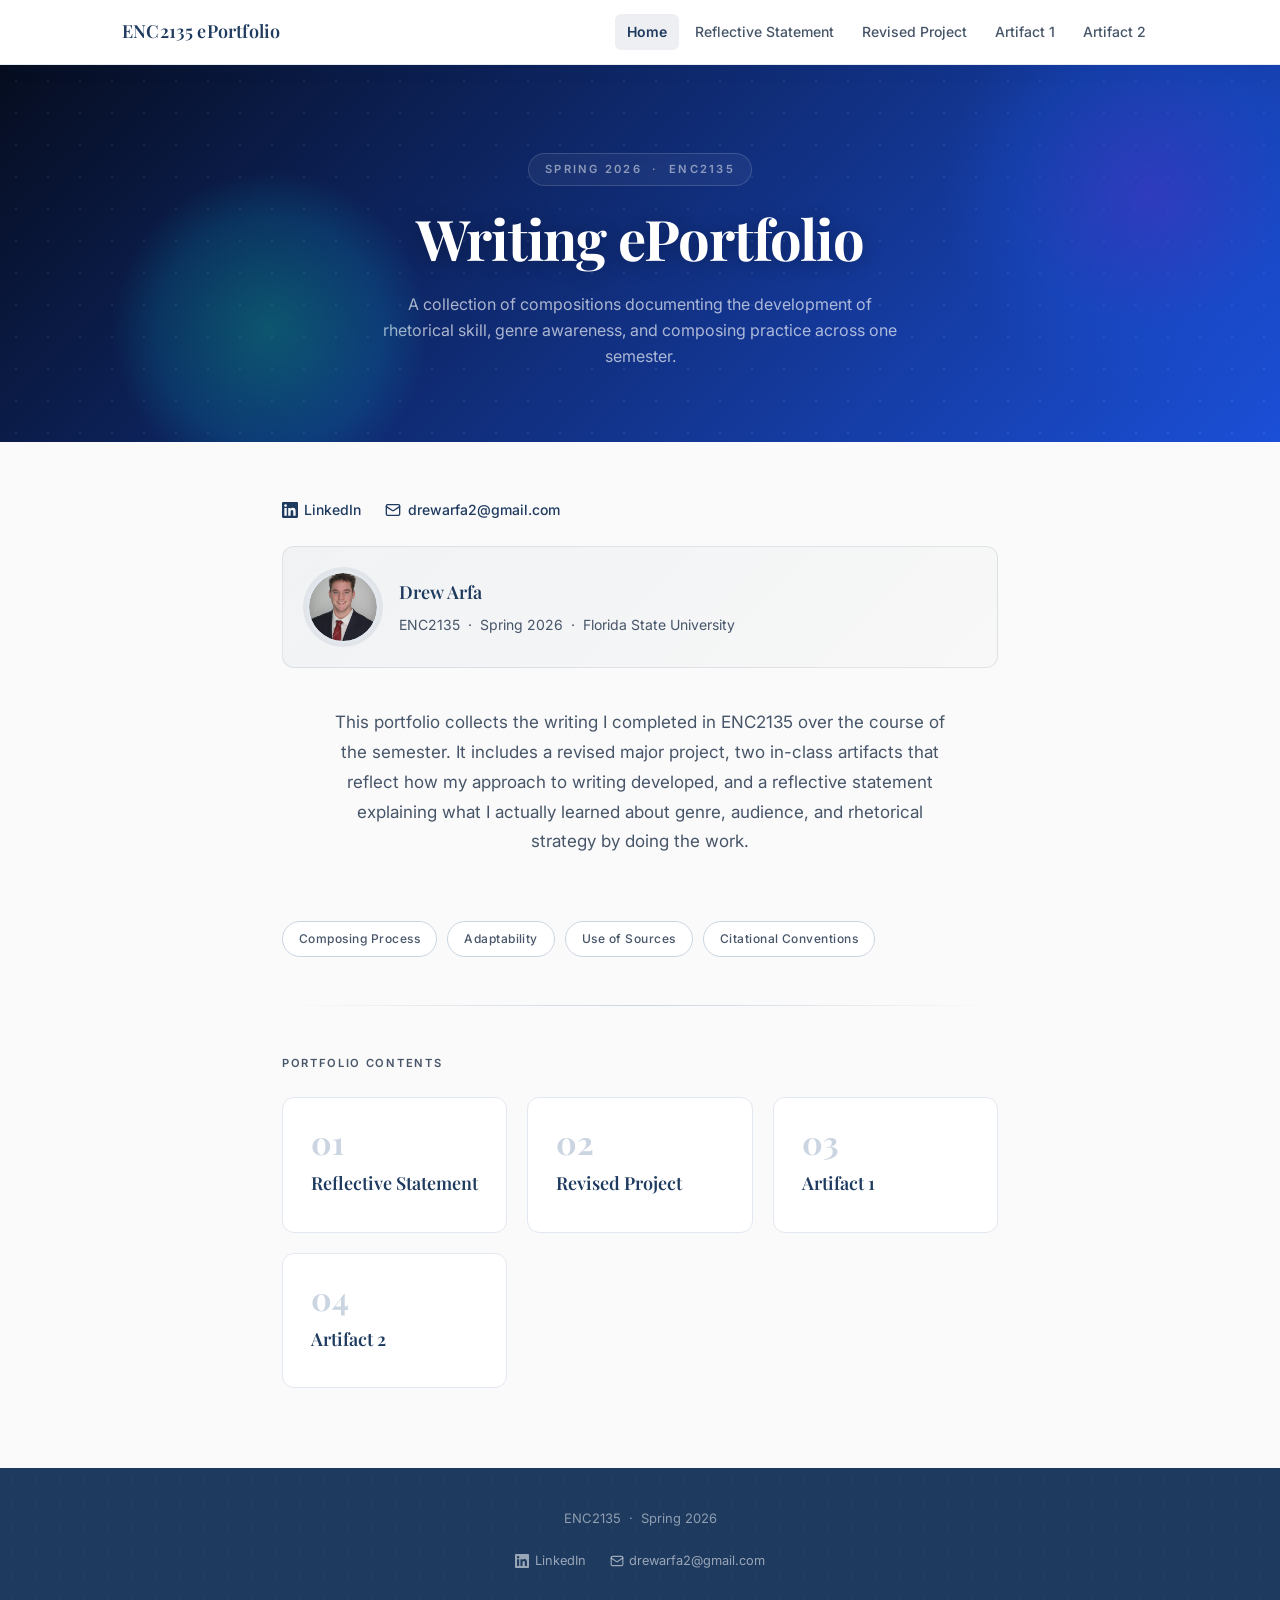
<file: index.html>
<!DOCTYPE html>
<html lang="en">
<head>
  <meta charset="UTF-8" />
  <meta name="viewport" content="width=device-width, initial-scale=1.0" />
  <meta http-equiv="Cache-Control" content="no-cache, no-store, must-revalidate" />
  <meta http-equiv="Pragma" content="no-cache" />
  <meta http-equiv="Expires" content="0" />
  <title>Drew Arfa's ePortfolio</title>
  <link rel="stylesheet" href="styles.css" />
</head>
<body>

  <nav class="site-nav" aria-label="Site navigation">
    <div class="nav-inner">
      <a href="index.html" class="nav-brand">ENC2135 ePortfolio</a>
      <button type="button" class="nav-toggle" aria-label="Toggle navigation" onclick="document.querySelector('.nav-links').classList.toggle('open')">
        <svg width="22" height="22" viewBox="0 0 24 24" fill="none" stroke="currentColor" stroke-width="2" stroke-linecap="round">
          <line x1="3" y1="6" x2="21" y2="6"/><line x1="3" y1="12" x2="21" y2="12"/><line x1="3" y1="18" x2="21" y2="18"/>
        </svg>
      </button>
      <ul class="nav-links" role="list">
        <li><a href="index.html" class="active">Home</a></li>
        <li><a href="reflective-statement.html">Reflective Statement</a></li>
        <li><a href="revised-project.html">Revised Project</a></li>
        <li><a href="artifact-1.html">Artifact 1</a></li>
        <li><a href="artifact-2.html">Artifact 2</a></li>
      </ul>
    </div>
  </nav>

  <header class="hero">
    <div class="hero-inner">
      <span class="hero-label">Spring 2026 &nbsp;·&nbsp; ENC2135</span>
      <h1>Writing ePortfolio</h1>
      <p class="hero-sub">A collection of compositions documenting the development of rhetorical skill, genre awareness, and composing practice across one semester.</p>
    </div>
  </header>

  <main class="page-wrap">

    <!-- Contacts -->
    <div class="contacts-bar">
      <a href="https://www.linkedin.com/in/drewarfa" target="_blank" rel="noopener noreferrer" class="contact-link">
        <svg width="14" height="14" viewBox="0 0 24 24" fill="currentColor" aria-hidden="true">
          <path d="M20.447 20.452h-3.554v-5.569c0-1.328-.027-3.037-1.852-3.037-1.853 0-2.136 1.445-2.136 2.939v5.667H9.351V9h3.414v1.561h.046c.477-.9 1.637-1.85 3.37-1.85 3.601 0 4.267 2.37 4.267 5.455v6.286zM5.337 7.433a2.062 2.062 0 0 1-2.063-2.065 2.064 2.064 0 1 1 2.063 2.065zm1.782 13.019H3.555V9h3.564v11.452zM22.225 0H1.771C.792 0 0 .774 0 1.729v20.542C0 23.227.792 24 1.771 24h20.451C23.2 24 24 23.227 24 22.271V1.729C24 .774 23.2 0 22.222 0h.003z"/>
        </svg>
        LinkedIn
      </a>
      <a href="mailto:drewarfa2@gmail.com" class="contact-link">
        <svg width="14" height="14" viewBox="0 0 24 24" fill="none" stroke="currentColor" stroke-width="2" stroke-linecap="round" stroke-linejoin="round" aria-hidden="true">
          <rect x="2" y="4" width="20" height="16" rx="2"/>
          <path d="m22 7-8.97 5.7a1.94 1.94 0 0 1-2.06 0L2 7"/>
        </svg>
        drewarfa2@gmail.com
      </a>
    </div>

    <!-- Author block -->
    <div class="author-block">
      <div class="author-photo-wrap">
        <img src="photo.jpg" alt="Drew Arfa" class="author-photo" onerror="this.style.display='none'; this.nextElementSibling.style.display='flex';" />
        <div class="author-photo-placeholder" aria-label="Author photo placeholder">DA</div>
      </div>
      <div class="author-info">
        <p class="author-name">Drew Arfa</p>
        <p class="author-course">ENC2135 &nbsp;·&nbsp; Spring 2026 &nbsp;·&nbsp; Florida State University</p>
      </div>
    </div>

    <div class="home-intro">
      <p>This portfolio collects the writing I completed in ENC2135 over the course of the semester. It includes a revised major project, two in-class artifacts that reflect how my approach to writing developed, and a reflective statement explaining what I actually learned about genre, audience, and rhetorical strategy by doing the work.</p>
    </div>

    <div class="rubric-strip" aria-label="Portfolio criteria">
      <span class="rubric-badge">Composing Process</span>
      <span class="rubric-badge">Adaptability</span>
      <span class="rubric-badge">Use of Sources</span>
      <span class="rubric-badge">Citational Conventions</span>
    </div>

    <hr class="divider" />

    <span class="section-label">Portfolio Contents</span>
    <nav class="contents-grid" aria-label="Portfolio sections">

      <a href="reflective-statement.html" class="content-card">
        <div class="card-number">01</div>
        <div class="card-title">Reflective Statement</div>
      </a>

      <a href="revised-project.html" class="content-card">
        <div class="card-number">02</div>
        <div class="card-title">Revised Project</div>
      </a>

      <a href="artifact-1.html" class="content-card">
        <div class="card-number">03</div>
        <div class="card-title">Artifact 1</div>
      </a>

      <a href="artifact-2.html" class="content-card">
        <div class="card-number">04</div>
        <div class="card-title">Artifact 2</div>
      </a>

    </nav>

  </main>

  <footer class="site-footer">
    <p>ENC2135 &nbsp;·&nbsp; Spring 2026</p>
    <div class="footer-links">
      <a href="https://www.linkedin.com/in/drewarfa" target="_blank" rel="noopener noreferrer">
        <svg width="13" height="13" viewBox="0 0 24 24" fill="currentColor" aria-hidden="true">
          <path d="M20.447 20.452h-3.554v-5.569c0-1.328-.027-3.037-1.852-3.037-1.853 0-2.136 1.445-2.136 2.939v5.667H9.351V9h3.414v1.561h.046c.477-.9 1.637-1.85 3.37-1.85 3.601 0 4.267 2.37 4.267 5.455v6.286zM5.337 7.433a2.062 2.062 0 0 1-2.063-2.065 2.064 2.064 0 1 1 2.063 2.065zm1.782 13.019H3.555V9h3.564v11.452zM22.225 0H1.771C.792 0 0 .774 0 1.729v20.542C0 23.227.792 24 1.771 24h20.451C23.2 24 24 23.227 24 22.271V1.729C24 .774 23.2 0 22.222 0h.003z"/>
        </svg>
        LinkedIn
      </a>
      <a href="mailto:drewarfa2@gmail.com">
        <svg width="13" height="13" viewBox="0 0 24 24" fill="none" stroke="currentColor" stroke-width="2" stroke-linecap="round" stroke-linejoin="round" aria-hidden="true">
          <rect x="2" y="4" width="20" height="16" rx="2"/>
          <path d="m22 7-8.97 5.7a1.94 1.94 0 0 1-2.06 0L2 7"/>
        </svg>
        drewarfa2@gmail.com
      </a>
    </div>
  </footer>

</body>
</html>
</file>
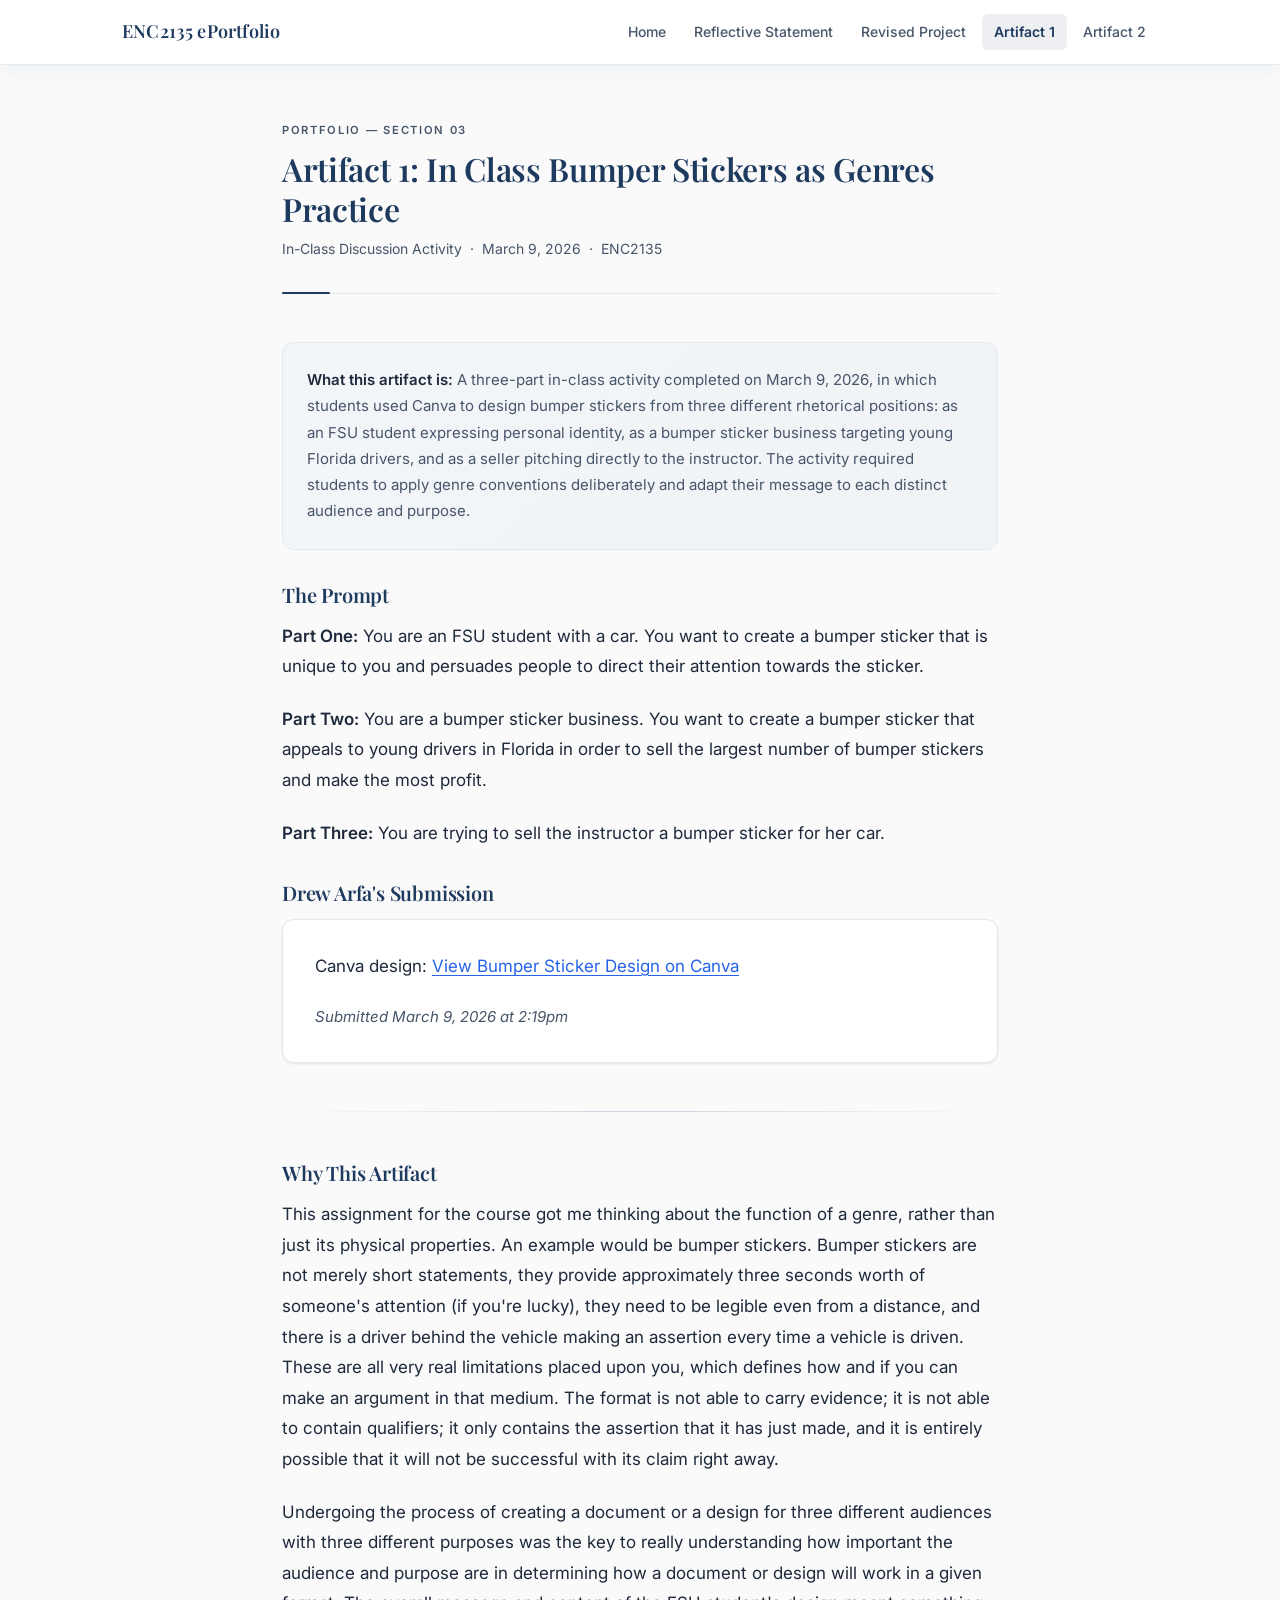
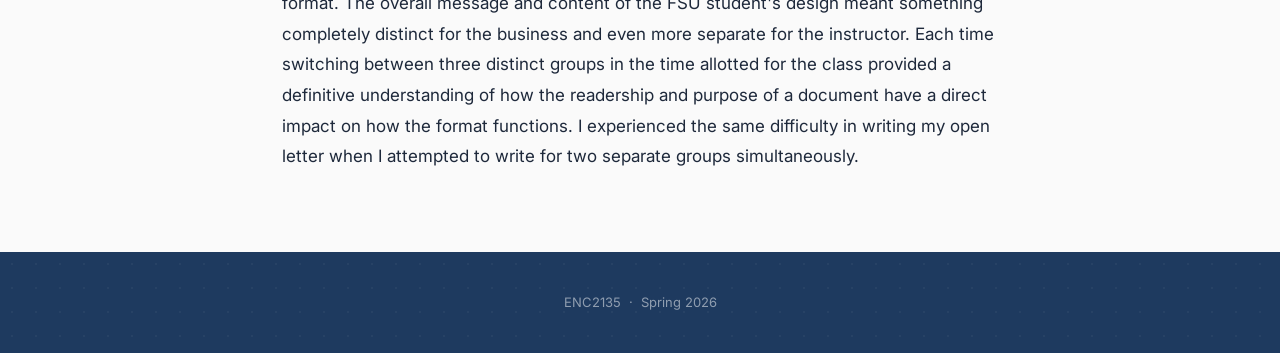
<file: artifact-1.html>
<!DOCTYPE html>
<html lang="en">
<head>
  <meta charset="UTF-8" />
  <meta name="viewport" content="width=device-width, initial-scale=1.0" />
  <meta http-equiv="Cache-Control" content="no-cache, no-store, must-revalidate" />
  <meta http-equiv="Pragma" content="no-cache" />
  <meta http-equiv="Expires" content="0" />
  <title>Artifact 1 — ENC2135 ePortfolio</title>
  <link rel="stylesheet" href="styles.css" />
</head>
<body>

  <nav class="site-nav" aria-label="Site navigation">
    <div class="nav-inner">
      <a href="index.html" class="nav-brand">ENC2135 ePortfolio</a>
      <button type="button" class="nav-toggle" aria-label="Toggle navigation" onclick="document.querySelector('.nav-links').classList.toggle('open')">
        <svg width="22" height="22" viewBox="0 0 24 24" fill="none" stroke="currentColor" stroke-width="2" stroke-linecap="round">
          <line x1="3" y1="6" x2="21" y2="6"/><line x1="3" y1="12" x2="21" y2="12"/><line x1="3" y1="18" x2="21" y2="18"/>
        </svg>
      </button>
      <ul class="nav-links" role="list">
        <li><a href="index.html">Home</a></li>
        <li><a href="reflective-statement.html">Reflective Statement</a></li>
        <li><a href="revised-project.html">Revised Project</a></li>
        <li><a href="artifact-1.html" class="active">Artifact 1</a></li>
        <li><a href="artifact-2.html">Artifact 2</a></li>
      </ul>
    </div>
  </nav>

  <main class="page-wrap">

    <div class="page-title-block">
      <span class="section-label">Portfolio — Section 03</span>
      <h2>Artifact 1: In Class Bumper Stickers as Genres Practice</h2>
      <p class="page-meta">In-Class Discussion Activity &nbsp;·&nbsp; March 9, 2026 &nbsp;·&nbsp; ENC2135</p>
    </div>

    <div class="artifact-info">
      <p><strong>What this artifact is:</strong> A three-part in-class activity completed on March 9, 2026, in which students used Canva to design bumper stickers from three different rhetorical positions: as an FSU student expressing personal identity, as a bumper sticker business targeting young Florida drivers, and as a seller pitching directly to the instructor. The activity required students to apply genre conventions deliberately and adapt their message to each distinct audience and purpose.</p>
    </div>

    <h3>The Prompt</h3>
    <div class="prose prompt-block">
      <p><strong>Part One:</strong> You are an FSU student with a car. You want to create a bumper sticker that is unique to you and persuades people to direct their attention towards the sticker.</p>
      <p><strong>Part Two:</strong> You are a bumper sticker business. You want to create a bumper sticker that appeals to young drivers in Florida in order to sell the largest number of bumper stickers and make the most profit.</p>
      <p><strong>Part Three:</strong> You are trying to sell the instructor a bumper sticker for her car.</p>
    </div>

    <h3>Drew Arfa's Submission</h3>
    <div class="artifact-content">
      <p>Canva design: <a href="https://www.canva.com/design/DAHDeqOxLu0/q27scvKczR5ipIT_yPCoEw/edit?utm_content=DAHDeqOxLu0&utm_campaign=designshare&utm_medium=link2&utm_source=sharebutton" target="_blank" rel="noopener noreferrer">View Bumper Sticker Design on Canva</a></p>
      <p class="submission-meta">Submitted March 9, 2026 at 2:19pm</p>
    </div>

    <hr class="divider" />

    <h3>Why This Artifact</h3>
    <div class="prose">
      <p>This assignment for the course got me thinking about the function of a genre, rather than just its physical properties. An example would be bumper stickers. Bumper stickers are not merely short statements, they provide approximately three seconds worth of someone's attention (if you're lucky), they need to be legible even from a distance, and there is a driver behind the vehicle making an assertion every time a vehicle is driven. These are all very real limitations placed upon you, which defines how and if you can make an argument in that medium. The format is not able to carry evidence; it is not able to contain qualifiers; it only contains the assertion that it has just made, and it is entirely possible that it will not be successful with its claim right away.</p>
      <p>Undergoing the process of creating a document or a design for three different audiences with three different purposes was the key to really understanding how important the audience and purpose are in determining how a document or design will work in a given format. The overall message and content of the FSU student's design meant something completely distinct for the business and even more separate for the instructor. Each time switching between three distinct groups in the time allotted for the class provided a definitive understanding of how the readership and purpose of a document have a direct impact on how the format functions. I experienced the same difficulty in writing my open letter when I attempted to write for two separate groups simultaneously.</p>
    </div>

  </main>

  <footer class="site-footer">
    <p>ENC2135 &nbsp;·&nbsp; Spring 2026</p>
  </footer>

</body>
</html>
</file>
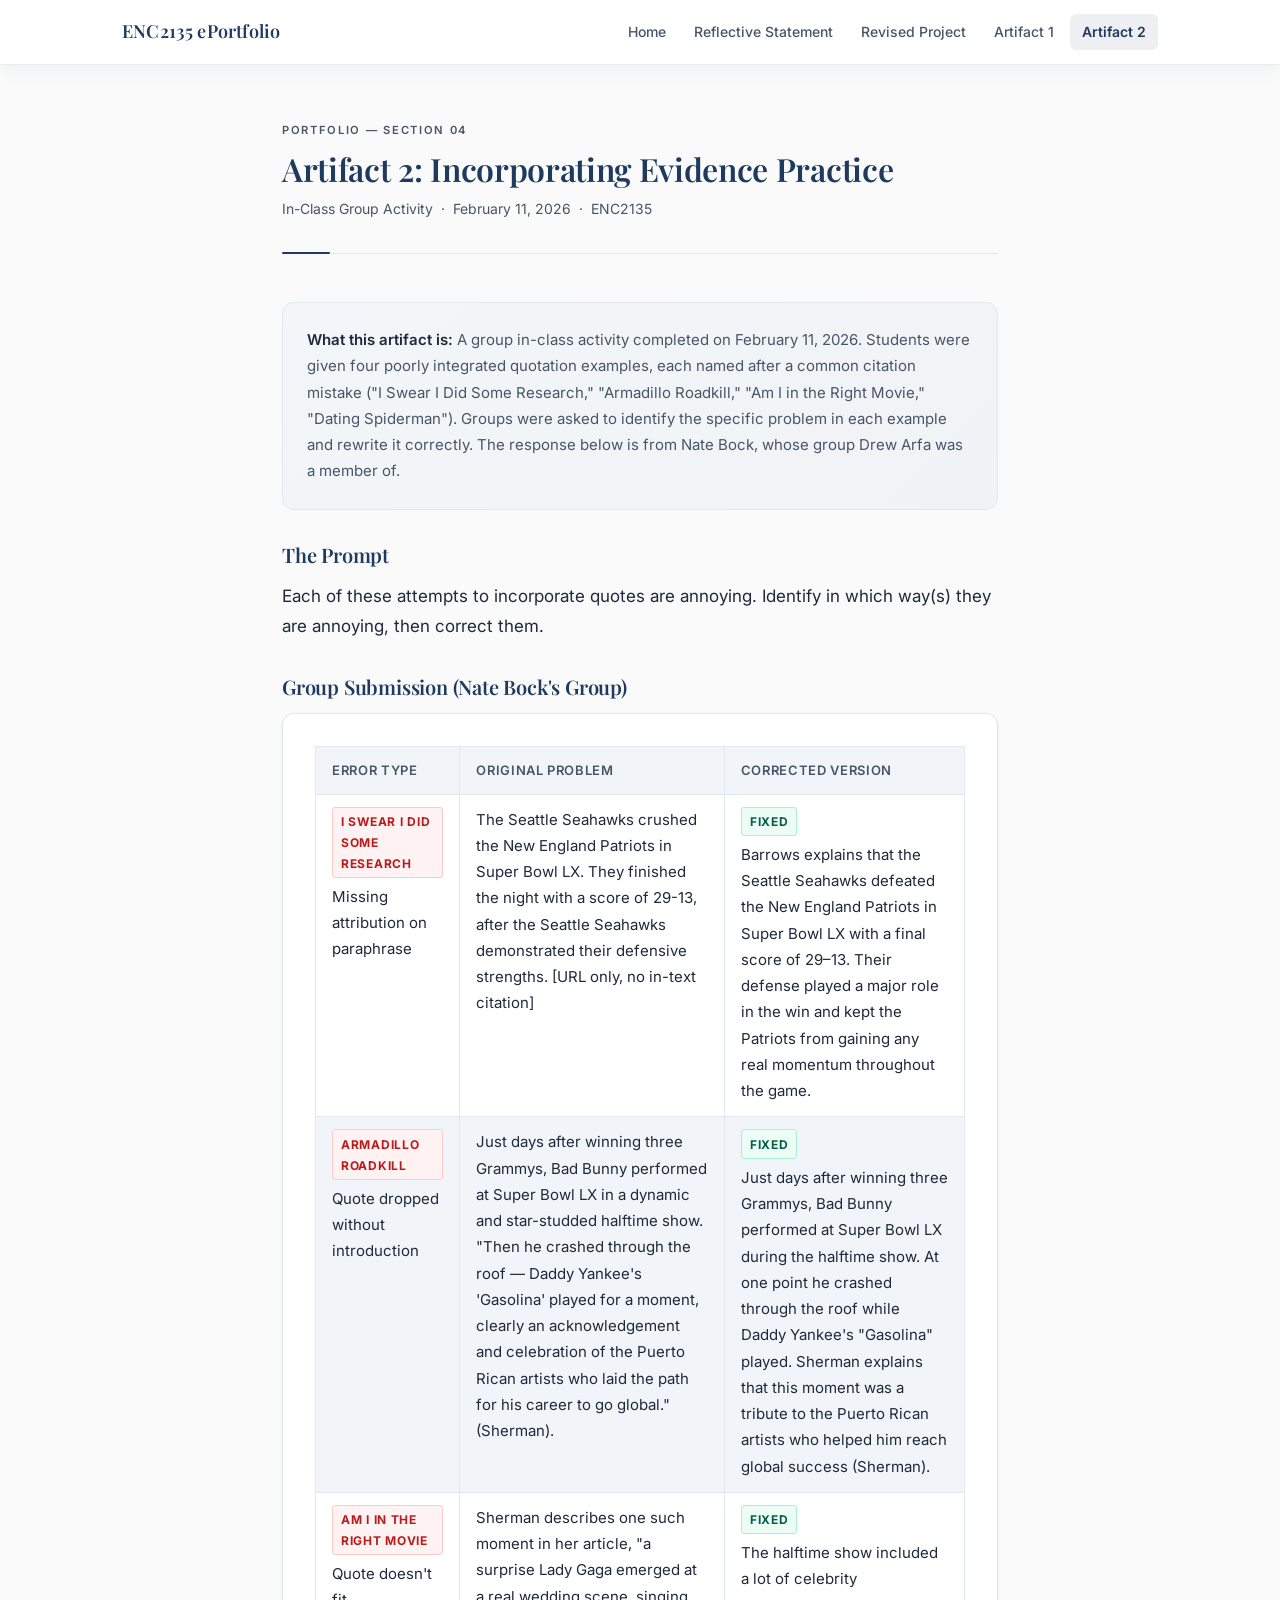
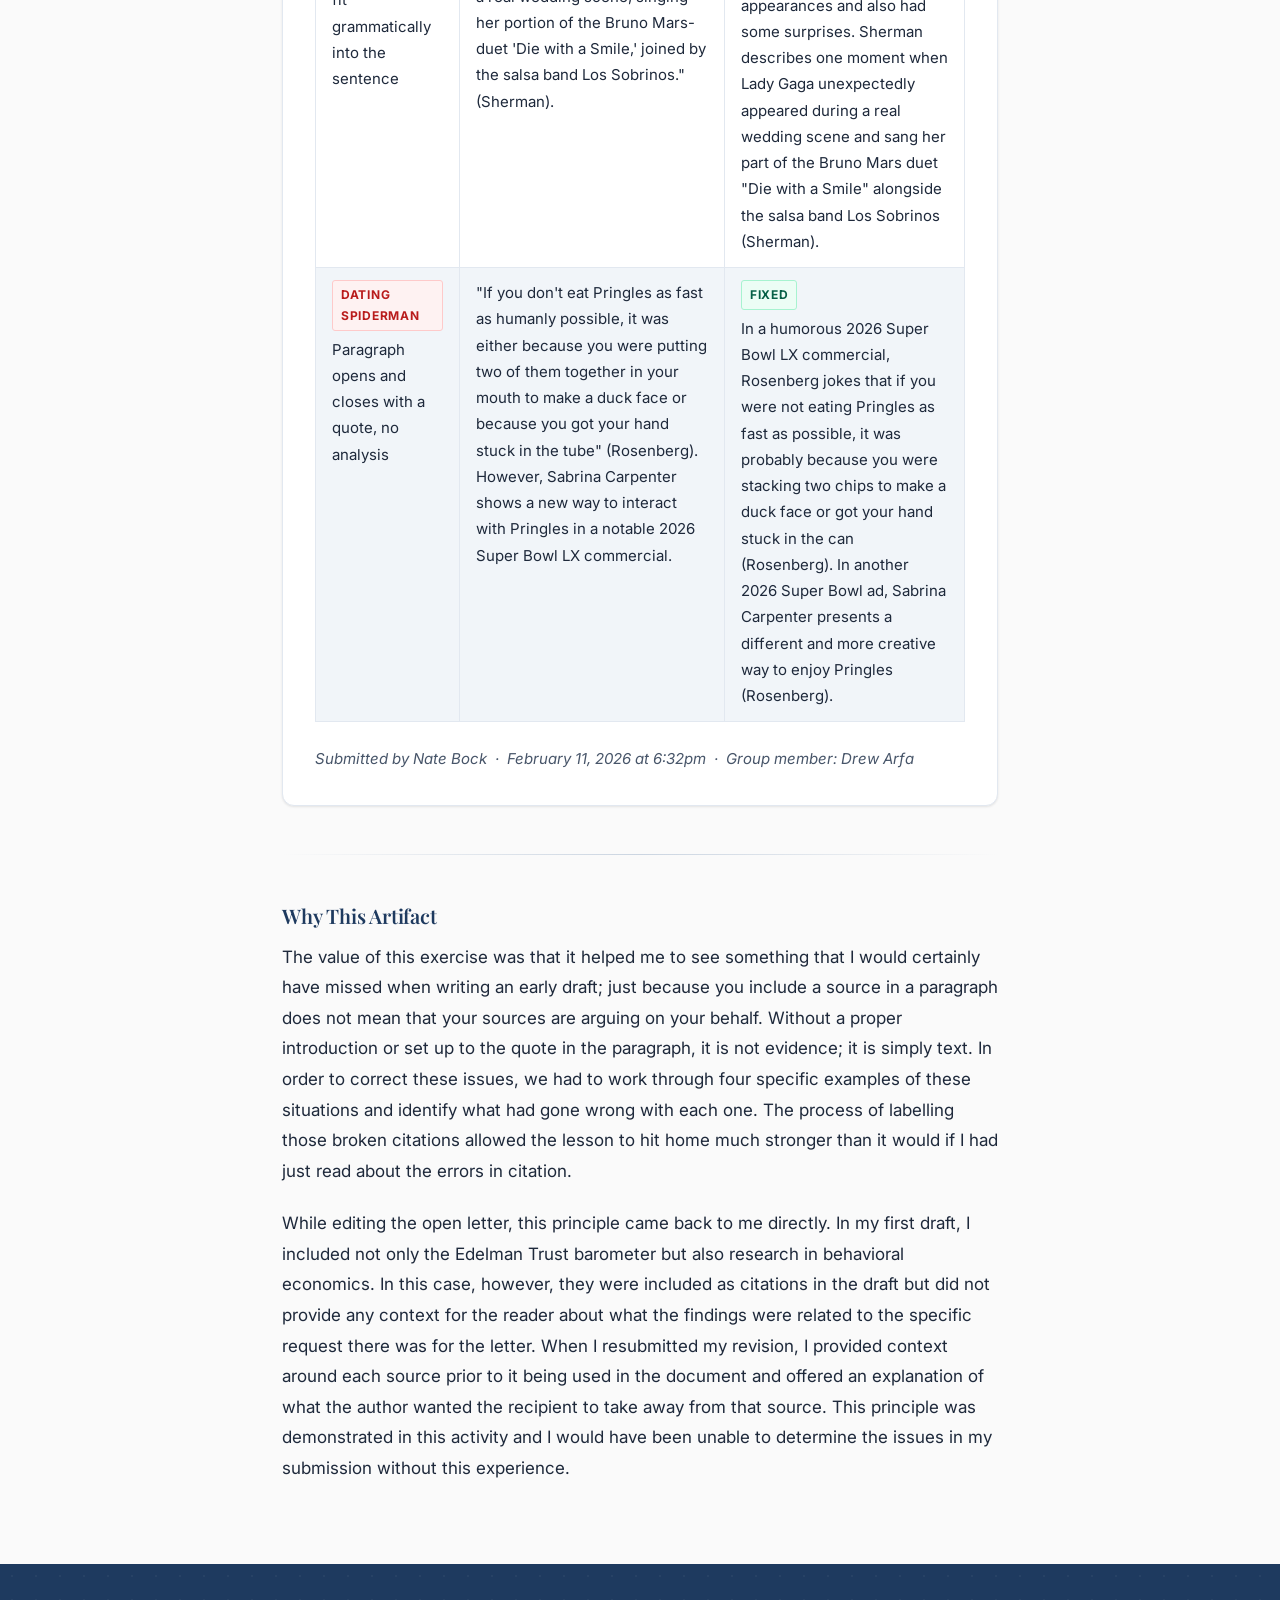
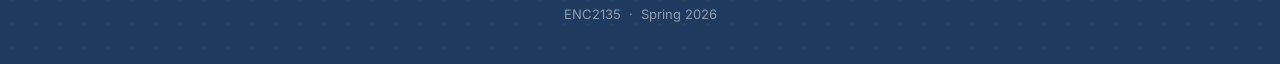
<file: artifact-2.html>
<!DOCTYPE html>
<html lang="en">
<head>
  <meta charset="UTF-8" />
  <meta name="viewport" content="width=device-width, initial-scale=1.0" />
  <meta http-equiv="Cache-Control" content="no-cache, no-store, must-revalidate" />
  <meta http-equiv="Pragma" content="no-cache" />
  <meta http-equiv="Expires" content="0" />
  <title>Artifact 2 — ENC2135 ePortfolio</title>
  <link rel="stylesheet" href="styles.css" />
</head>
<body>

  <nav class="site-nav" aria-label="Site navigation">
    <div class="nav-inner">
      <a href="index.html" class="nav-brand">ENC2135 ePortfolio</a>
      <button type="button" class="nav-toggle" aria-label="Toggle navigation" onclick="document.querySelector('.nav-links').classList.toggle('open')">
        <svg width="22" height="22" viewBox="0 0 24 24" fill="none" stroke="currentColor" stroke-width="2" stroke-linecap="round">
          <line x1="3" y1="6" x2="21" y2="6"/><line x1="3" y1="12" x2="21" y2="12"/><line x1="3" y1="18" x2="21" y2="18"/>
        </svg>
      </button>
      <ul class="nav-links" role="list">
        <li><a href="index.html">Home</a></li>
        <li><a href="reflective-statement.html">Reflective Statement</a></li>
        <li><a href="revised-project.html">Revised Project</a></li>
        <li><a href="artifact-1.html">Artifact 1</a></li>
        <li><a href="artifact-2.html" class="active">Artifact 2</a></li>
      </ul>
    </div>
  </nav>

  <main class="page-wrap">

    <div class="page-title-block">
      <span class="section-label">Portfolio — Section 04</span>
      <h2>Artifact 2: Incorporating Evidence Practice</h2>
      <p class="page-meta">In-Class Group Activity &nbsp;·&nbsp; February 11, 2026 &nbsp;·&nbsp; ENC2135</p>
    </div>

    <div class="artifact-info">
      <p><strong>What this artifact is:</strong> A group in-class activity completed on February 11, 2026. Students were given four poorly integrated quotation examples, each named after a common citation mistake ("I Swear I Did Some Research," "Armadillo Roadkill," "Am I in the Right Movie," "Dating Spiderman"). Groups were asked to identify the specific problem in each example and rewrite it correctly. The response below is from Nate Bock, whose group Drew Arfa was a member of.</p>
    </div>

    <h3>The Prompt</h3>
    <div class="prose prompt-block">
      <p>Each of these attempts to incorporate quotes are annoying. Identify in which way(s) they are annoying, then correct them.</p>
    </div>

    <h3>Group Submission (Nate Bock's Group)</h3>
    <div class="artifact-content">

      <table class="evidence-table">
        <thead>
          <tr>
            <th>Error Type</th>
            <th>Original Problem</th>
            <th>Corrected Version</th>
          </tr>
        </thead>
        <tbody>
          <tr>
            <td>
              <span class="error-label">I Swear I Did Some Research</span><br>
              Missing attribution on paraphrase
            </td>
            <td>The Seattle Seahawks crushed the New England Patriots in Super Bowl LX. They finished the night with a score of 29-13, after the Seattle Seahawks demonstrated their defensive strengths. [URL only, no in-text citation]</td>
            <td>
              <span class="fix-label">Fixed</span><br>
              Barrows explains that the Seattle Seahawks defeated the New England Patriots in Super Bowl LX with a final score of 29–13. Their defense played a major role in the win and kept the Patriots from gaining any real momentum throughout the game.
            </td>
          </tr>
          <tr>
            <td>
              <span class="error-label">Armadillo Roadkill</span><br>
              Quote dropped without introduction
            </td>
            <td>Just days after winning three Grammys, Bad Bunny performed at Super Bowl LX in a dynamic and star-studded halftime show. "Then he crashed through the roof — Daddy Yankee's 'Gasolina' played for a moment, clearly an acknowledgement and celebration of the Puerto Rican artists who laid the path for his career to go global." (Sherman).</td>
            <td>
              <span class="fix-label">Fixed</span><br>
              Just days after winning three Grammys, Bad Bunny performed at Super Bowl LX during the halftime show. At one point he crashed through the roof while Daddy Yankee's "Gasolina" played. Sherman explains that this moment was a tribute to the Puerto Rican artists who helped him reach global success (Sherman).
            </td>
          </tr>
          <tr>
            <td>
              <span class="error-label">Am I in the Right Movie</span><br>
              Quote doesn't fit grammatically into the sentence
            </td>
            <td>Sherman describes one such moment in her article, "a surprise Lady Gaga emerged at a real wedding scene, singing her portion of the Bruno Mars-duet 'Die with a Smile,' joined by the salsa band Los Sobrinos." (Sherman).</td>
            <td>
              <span class="fix-label">Fixed</span><br>
              The halftime show included a lot of celebrity appearances and also had some surprises. Sherman describes one moment when Lady Gaga unexpectedly appeared during a real wedding scene and sang her part of the Bruno Mars duet "Die with a Smile" alongside the salsa band Los Sobrinos (Sherman).
            </td>
          </tr>
          <tr>
            <td>
              <span class="error-label">Dating Spiderman</span><br>
              Paragraph opens and closes with a quote, no analysis
            </td>
            <td>"If you don't eat Pringles as fast as humanly possible, it was either because you were putting two of them together in your mouth to make a duck face or because you got your hand stuck in the tube" (Rosenberg). However, Sabrina Carpenter shows a new way to interact with Pringles in a notable 2026 Super Bowl LX commercial.</td>
            <td>
              <span class="fix-label">Fixed</span><br>
              In a humorous 2026 Super Bowl LX commercial, Rosenberg jokes that if you were not eating Pringles as fast as possible, it was probably because you were stacking two chips to make a duck face or got your hand stuck in the can (Rosenberg). In another 2026 Super Bowl ad, Sabrina Carpenter presents a different and more creative way to enjoy Pringles (Rosenberg).
            </td>
          </tr>
        </tbody>
      </table>

      <p class="submission-meta">Submitted by Nate Bock &nbsp;·&nbsp; February 11, 2026 at 6:32pm &nbsp;·&nbsp; Group member: Drew Arfa</p>
    </div>

    <hr class="divider" />

    <h3>Why This Artifact</h3>
    <div class="prose">
      <p>The value of this exercise was that it helped me to see something that I would certainly have missed when writing an early draft; just because you include a source in a paragraph does not mean that your sources are arguing on your behalf. Without a proper introduction or set up to the quote in the paragraph, it is not evidence; it is simply text. In order to correct these issues, we had to work through four specific examples of these situations and identify what had gone wrong with each one. The process of labelling those broken citations allowed the lesson to hit home much stronger than it would if I had just read about the errors in citation.</p>
      <p>While editing the open letter, this principle came back to me directly. In my first draft, I included not only the Edelman Trust barometer but also research in behavioral economics. In this case, however, they were included as citations in the draft but did not provide any context for the reader about what the findings were related to the specific request there was for the letter. When I resubmitted my revision, I provided context around each source prior to it being used in the document and offered an explanation of what the author wanted the recipient to take away from that source. This principle was demonstrated in this activity and I would have been unable to determine the issues in my submission without this experience.</p>
    </div>

  </main>

  <footer class="site-footer">
    <p>ENC2135 &nbsp;·&nbsp; Spring 2026</p>
  </footer>

</body>
</html>
</file>
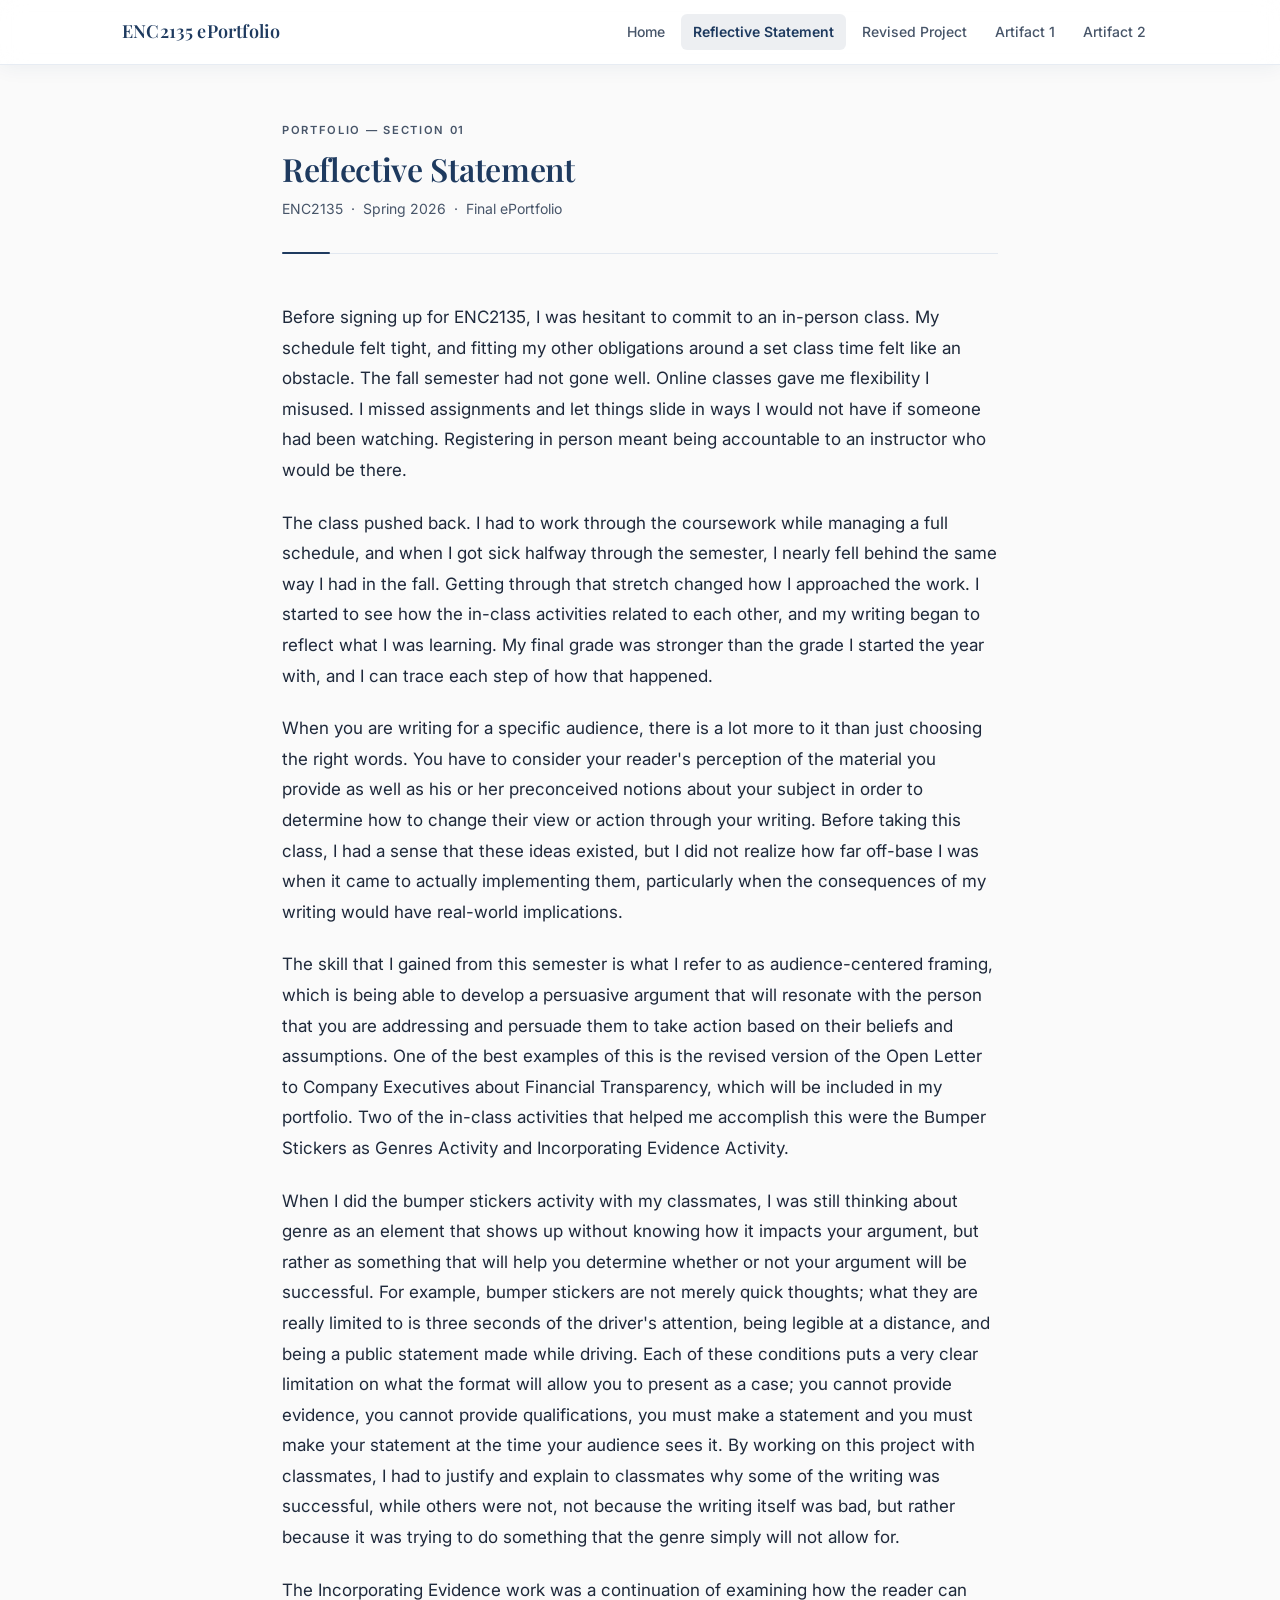
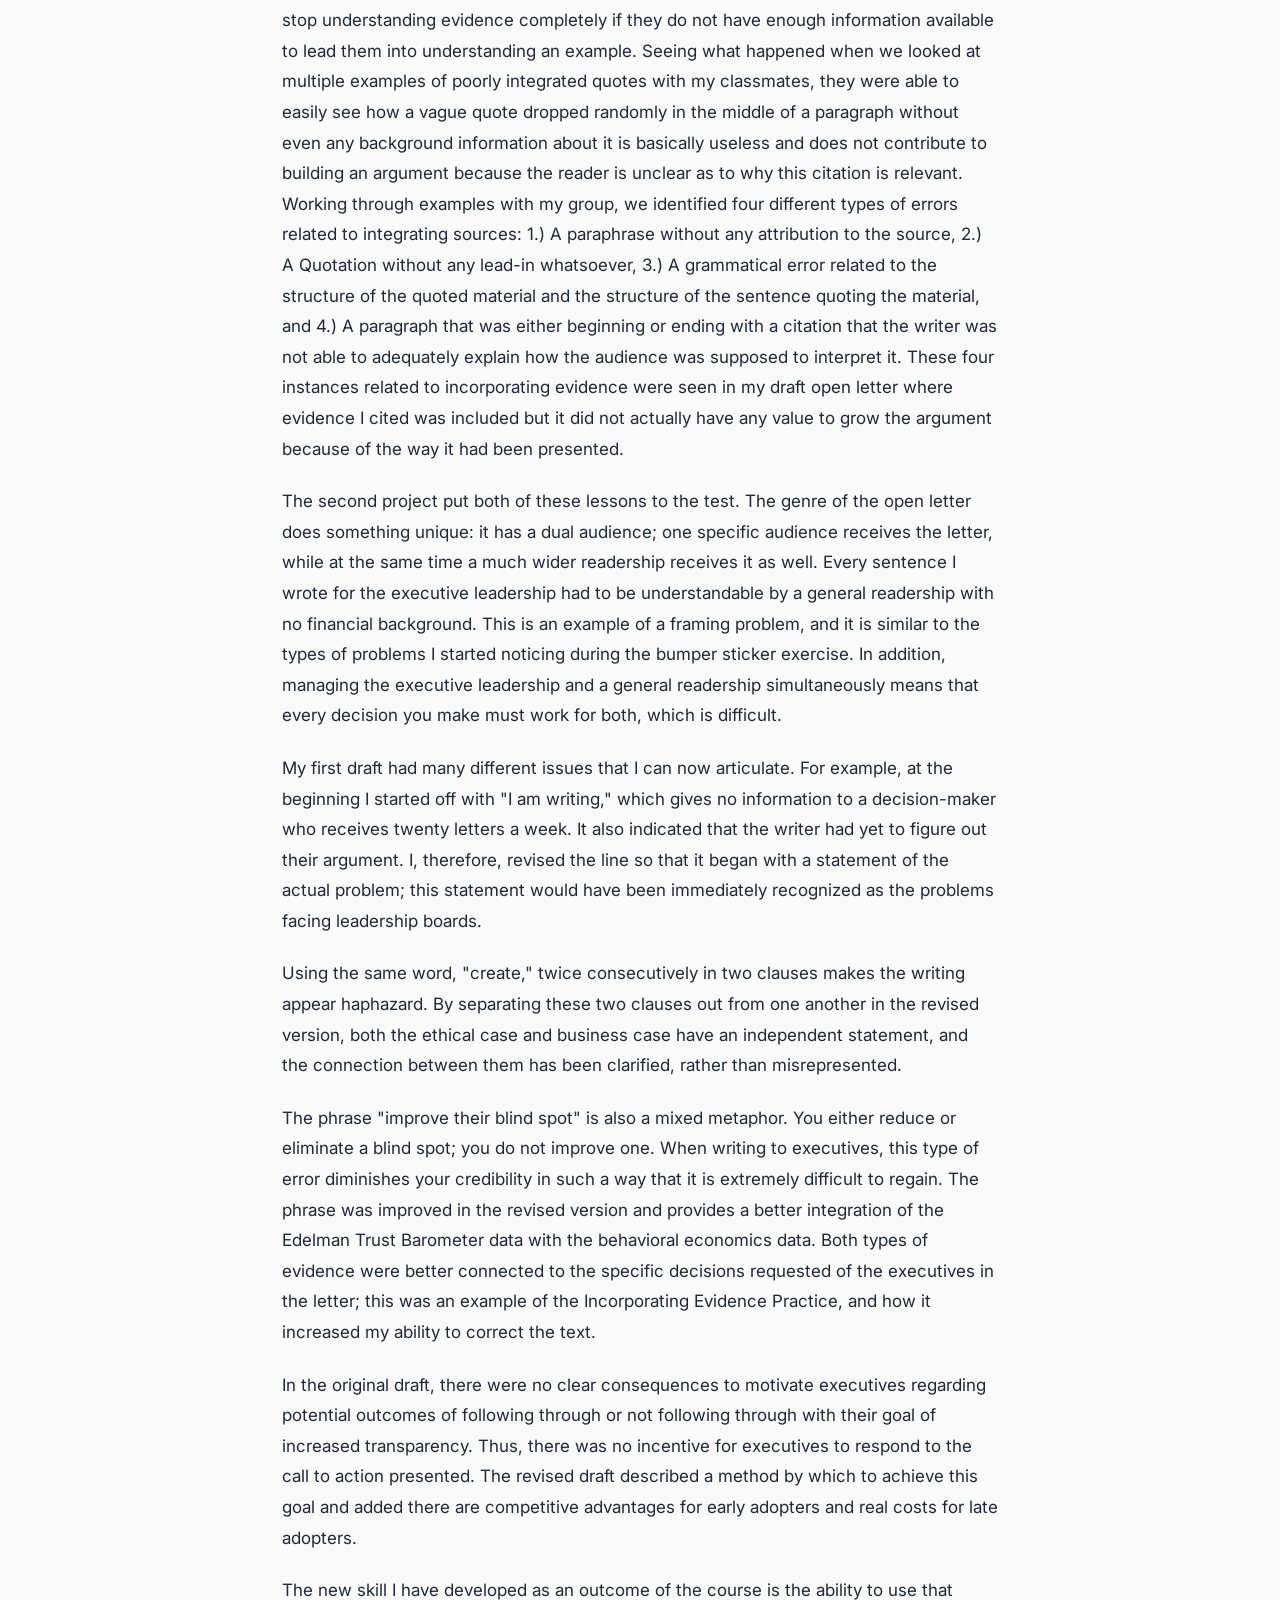
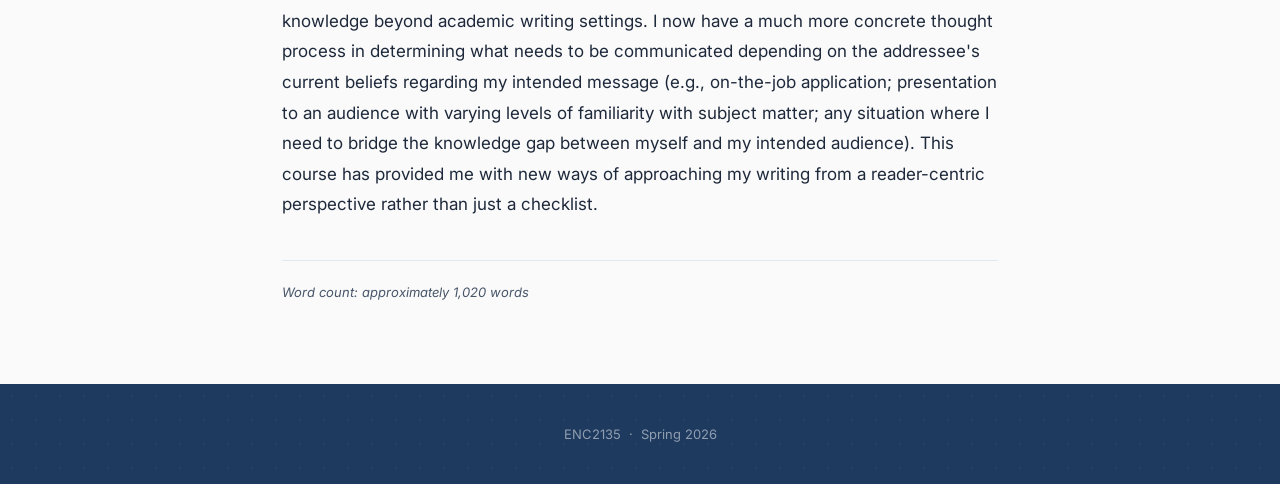
<file: reflective-statement.html>
<!DOCTYPE html>
<html lang="en">
<head>
  <meta charset="UTF-8" />
  <meta name="viewport" content="width=device-width, initial-scale=1.0" />
  <meta http-equiv="Cache-Control" content="no-cache, no-store, must-revalidate" />
  <meta http-equiv="Pragma" content="no-cache" />
  <meta http-equiv="Expires" content="0" />
  <title>Reflective Statement — ENC2135 ePortfolio</title>
  <link rel="stylesheet" href="styles.css" />
</head>
<body>

  <nav class="site-nav" aria-label="Site navigation">
    <div class="nav-inner">
      <a href="index.html" class="nav-brand">ENC2135 ePortfolio</a>
      <button type="button" class="nav-toggle" aria-label="Toggle navigation" onclick="document.querySelector('.nav-links').classList.toggle('open')">
        <svg width="22" height="22" viewBox="0 0 24 24" fill="none" stroke="currentColor" stroke-width="2" stroke-linecap="round">
          <line x1="3" y1="6" x2="21" y2="6"/><line x1="3" y1="12" x2="21" y2="12"/><line x1="3" y1="18" x2="21" y2="18"/>
        </svg>
      </button>
      <ul class="nav-links" role="list">
        <li><a href="index.html">Home</a></li>
        <li><a href="reflective-statement.html" class="active">Reflective Statement</a></li>
        <li><a href="revised-project.html">Revised Project</a></li>
        <li><a href="artifact-1.html">Artifact 1</a></li>
        <li><a href="artifact-2.html">Artifact 2</a></li>
      </ul>
    </div>
  </nav>

  <main class="page-wrap">

    <div class="page-title-block">
      <span class="section-label">Portfolio — Section 01</span>
      <h2>Reflective Statement</h2>
      <p class="page-meta">ENC2135 &nbsp;·&nbsp; Spring 2026 &nbsp;·&nbsp; Final ePortfolio</p>
    </div>

    <div class="prose">

      <p>Before signing up for ENC2135, I was hesitant to commit to an in-person class. My schedule felt tight, and fitting my other obligations around a set class time felt like an obstacle. The fall semester had not gone well. Online classes gave me flexibility I misused. I missed assignments and let things slide in ways I would not have if someone had been watching. Registering in person meant being accountable to an instructor who would be there.</p>

      <p>The class pushed back. I had to work through the coursework while managing a full schedule, and when I got sick halfway through the semester, I nearly fell behind the same way I had in the fall. Getting through that stretch changed how I approached the work. I started to see how the in-class activities related to each other, and my writing began to reflect what I was learning. My final grade was stronger than the grade I started the year with, and I can trace each step of how that happened.</p>

      <p>When you are writing for a specific audience, there is a lot more to it than just choosing the right words. You have to consider your reader's perception of the material you provide as well as his or her preconceived notions about your subject in order to determine how to change their view or action through your writing. Before taking this class, I had a sense that these ideas existed, but I did not realize how far off-base I was when it came to actually implementing them, particularly when the consequences of my writing would have real-world implications.</p>

      <p>The skill that I gained from this semester is what I refer to as audience-centered framing, which is being able to develop a persuasive argument that will resonate with the person that you are addressing and persuade them to take action based on their beliefs and assumptions. One of the best examples of this is the revised version of the Open Letter to Company Executives about Financial Transparency, which will be included in my portfolio. Two of the in-class activities that helped me accomplish this were the Bumper Stickers as Genres Activity and Incorporating Evidence Activity.</p>

      <p>When I did the bumper stickers activity with my classmates, I was still thinking about genre as an element that shows up without knowing how it impacts your argument, but rather as something that will help you determine whether or not your argument will be successful. For example, bumper stickers are not merely quick thoughts; what they are really limited to is three seconds of the driver's attention, being legible at a distance, and being a public statement made while driving. Each of these conditions puts a very clear limitation on what the format will allow you to present as a case; you cannot provide evidence, you cannot provide qualifications, you must make a statement and you must make your statement at the time your audience sees it. By working on this project with classmates, I had to justify and explain to classmates why some of the writing was successful, while others were not, not because the writing itself was bad, but rather because it was trying to do something that the genre simply will not allow for.</p>

      <p>The Incorporating Evidence work was a continuation of examining how the reader can stop understanding evidence completely if they do not have enough information available to lead them into understanding an example. Seeing what happened when we looked at multiple examples of poorly integrated quotes with my classmates, they were able to easily see how a vague quote dropped randomly in the middle of a paragraph without even any background information about it is basically useless and does not contribute to building an argument because the reader is unclear as to why this citation is relevant. Working through examples with my group, we identified four different types of errors related to integrating sources: 1.) A paraphrase without any attribution to the source, 2.) A Quotation without any lead-in whatsoever, 3.) A grammatical error related to the structure of the quoted material and the structure of the sentence quoting the material, and 4.) A paragraph that was either beginning or ending with a citation that the writer was not able to adequately explain how the audience was supposed to interpret it. These four instances related to incorporating evidence were seen in my draft open letter where evidence I cited was included but it did not actually have any value to grow the argument because of the way it had been presented.</p>

      <p>The second project put both of these lessons to the test. The genre of the open letter does something unique: it has a dual audience; one specific audience receives the letter, while at the same time a much wider readership receives it as well. Every sentence I wrote for the executive leadership had to be understandable by a general readership with no financial background. This is an example of a framing problem, and it is similar to the types of problems I started noticing during the bumper sticker exercise. In addition, managing the executive leadership and a general readership simultaneously means that every decision you make must work for both, which is difficult.</p>

      <p>My first draft had many different issues that I can now articulate. For example, at the beginning I started off with "I am writing," which gives no information to a decision-maker who receives twenty letters a week. It also indicated that the writer had yet to figure out their argument. I, therefore, revised the line so that it began with a statement of the actual problem; this statement would have been immediately recognized as the problems facing leadership boards.</p>

      <p>Using the same word, "create," twice consecutively in two clauses makes the writing appear haphazard. By separating these two clauses out from one another in the revised version, both the ethical case and business case have an independent statement, and the connection between them has been clarified, rather than misrepresented.</p>

      <p>The phrase "improve their blind spot" is also a mixed metaphor. You either reduce or eliminate a blind spot; you do not improve one. When writing to executives, this type of error diminishes your credibility in such a way that it is extremely difficult to regain. The phrase was improved in the revised version and provides a better integration of the Edelman Trust Barometer data with the behavioral economics data. Both types of evidence were better connected to the specific decisions requested of the executives in the letter; this was an example of the Incorporating Evidence Practice, and how it increased my ability to correct the text.</p>

      <p>In the original draft, there were no clear consequences to motivate executives regarding potential outcomes of following through or not following through with their goal of increased transparency. Thus, there was no incentive for executives to respond to the call to action presented. The revised draft described a method by which to achieve this goal and added there are competitive advantages for early adopters and real costs for late adopters.</p>

      <p>The new skill I have developed as an outcome of the course is the ability to use that knowledge beyond academic writing settings. I now have a much more concrete thought process in determining what needs to be communicated depending on the addressee's current beliefs regarding my intended message (e.g., on-the-job application; presentation to an audience with varying levels of familiarity with subject matter; any situation where I need to bridge the knowledge gap between myself and my intended audience). This course has provided me with new ways of approaching my writing from a reader-centric perspective rather than just a checklist.</p>

    </div>

    <p class="word-count">Word count: approximately 1,020 words</p>

  </main>

  <footer class="site-footer">
    <p>ENC2135 &nbsp;·&nbsp; Spring 2026</p>
  </footer>

</body>
</html>
</file>
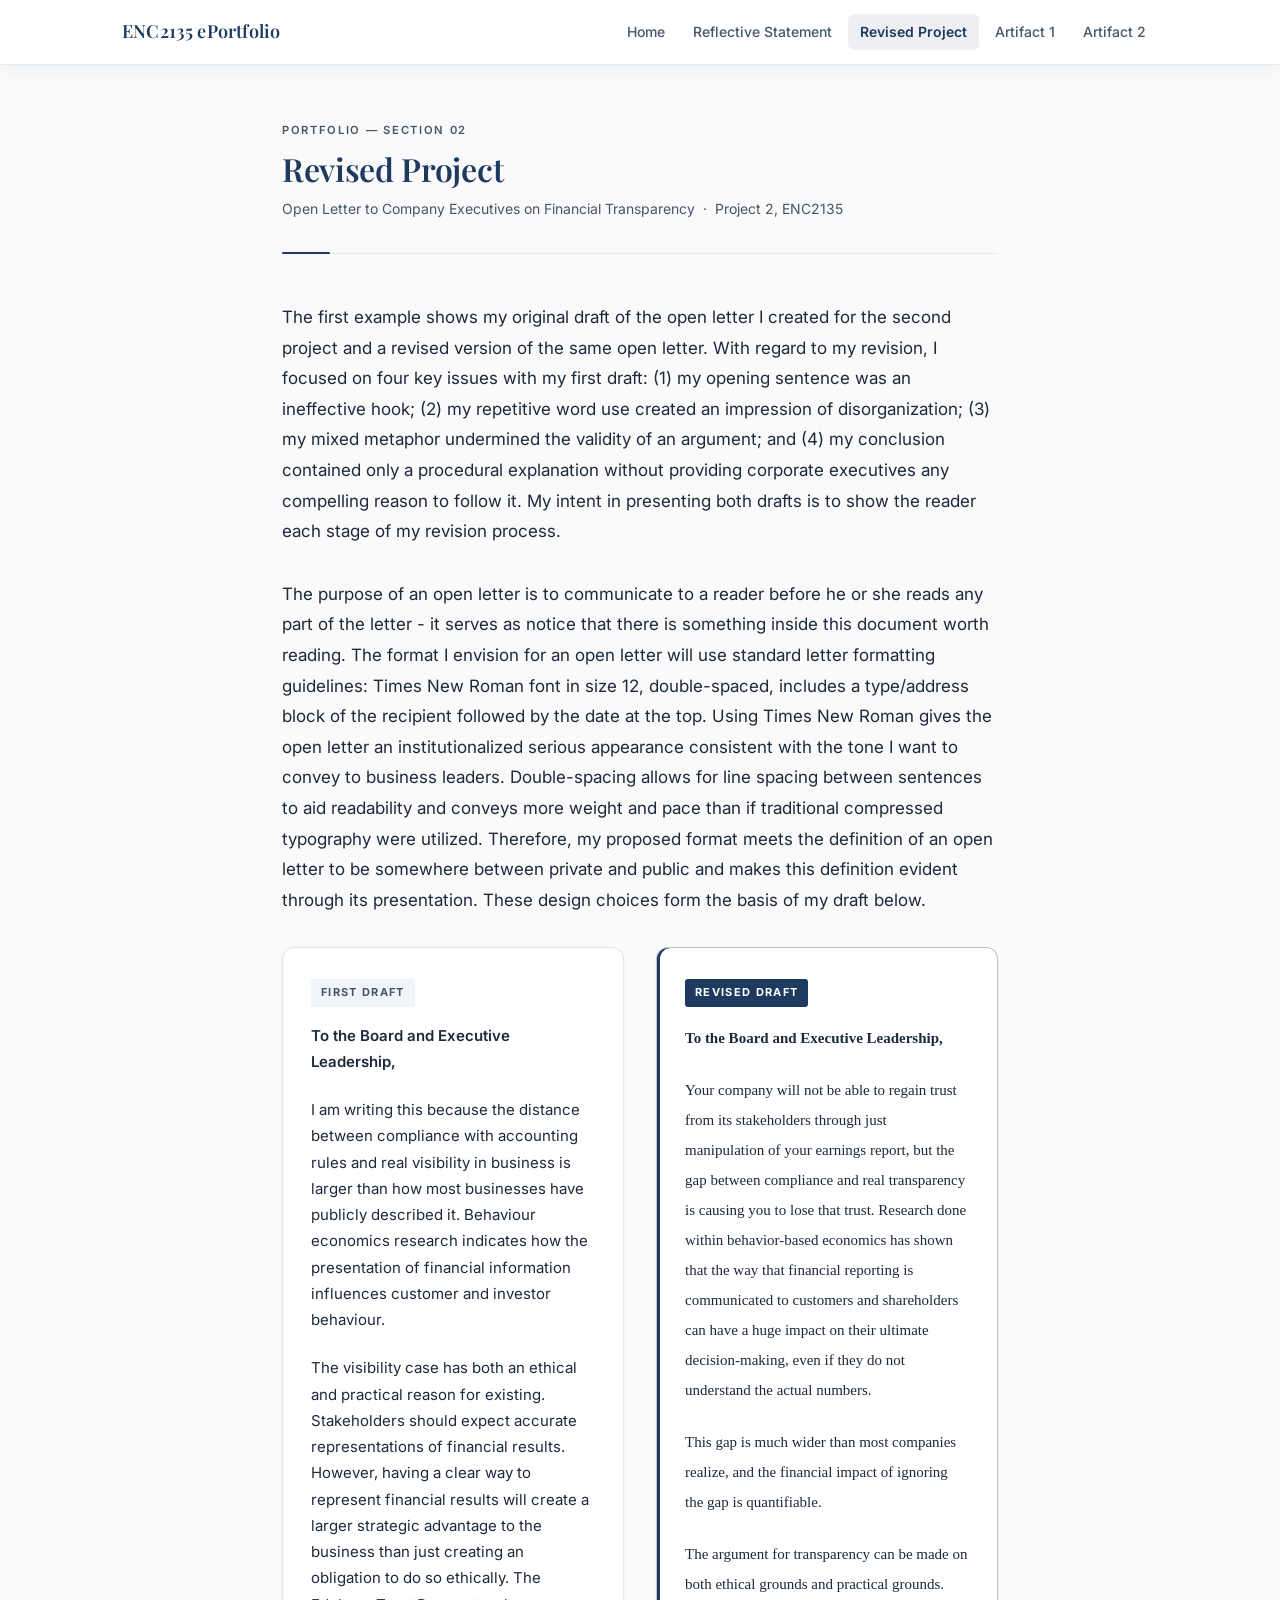
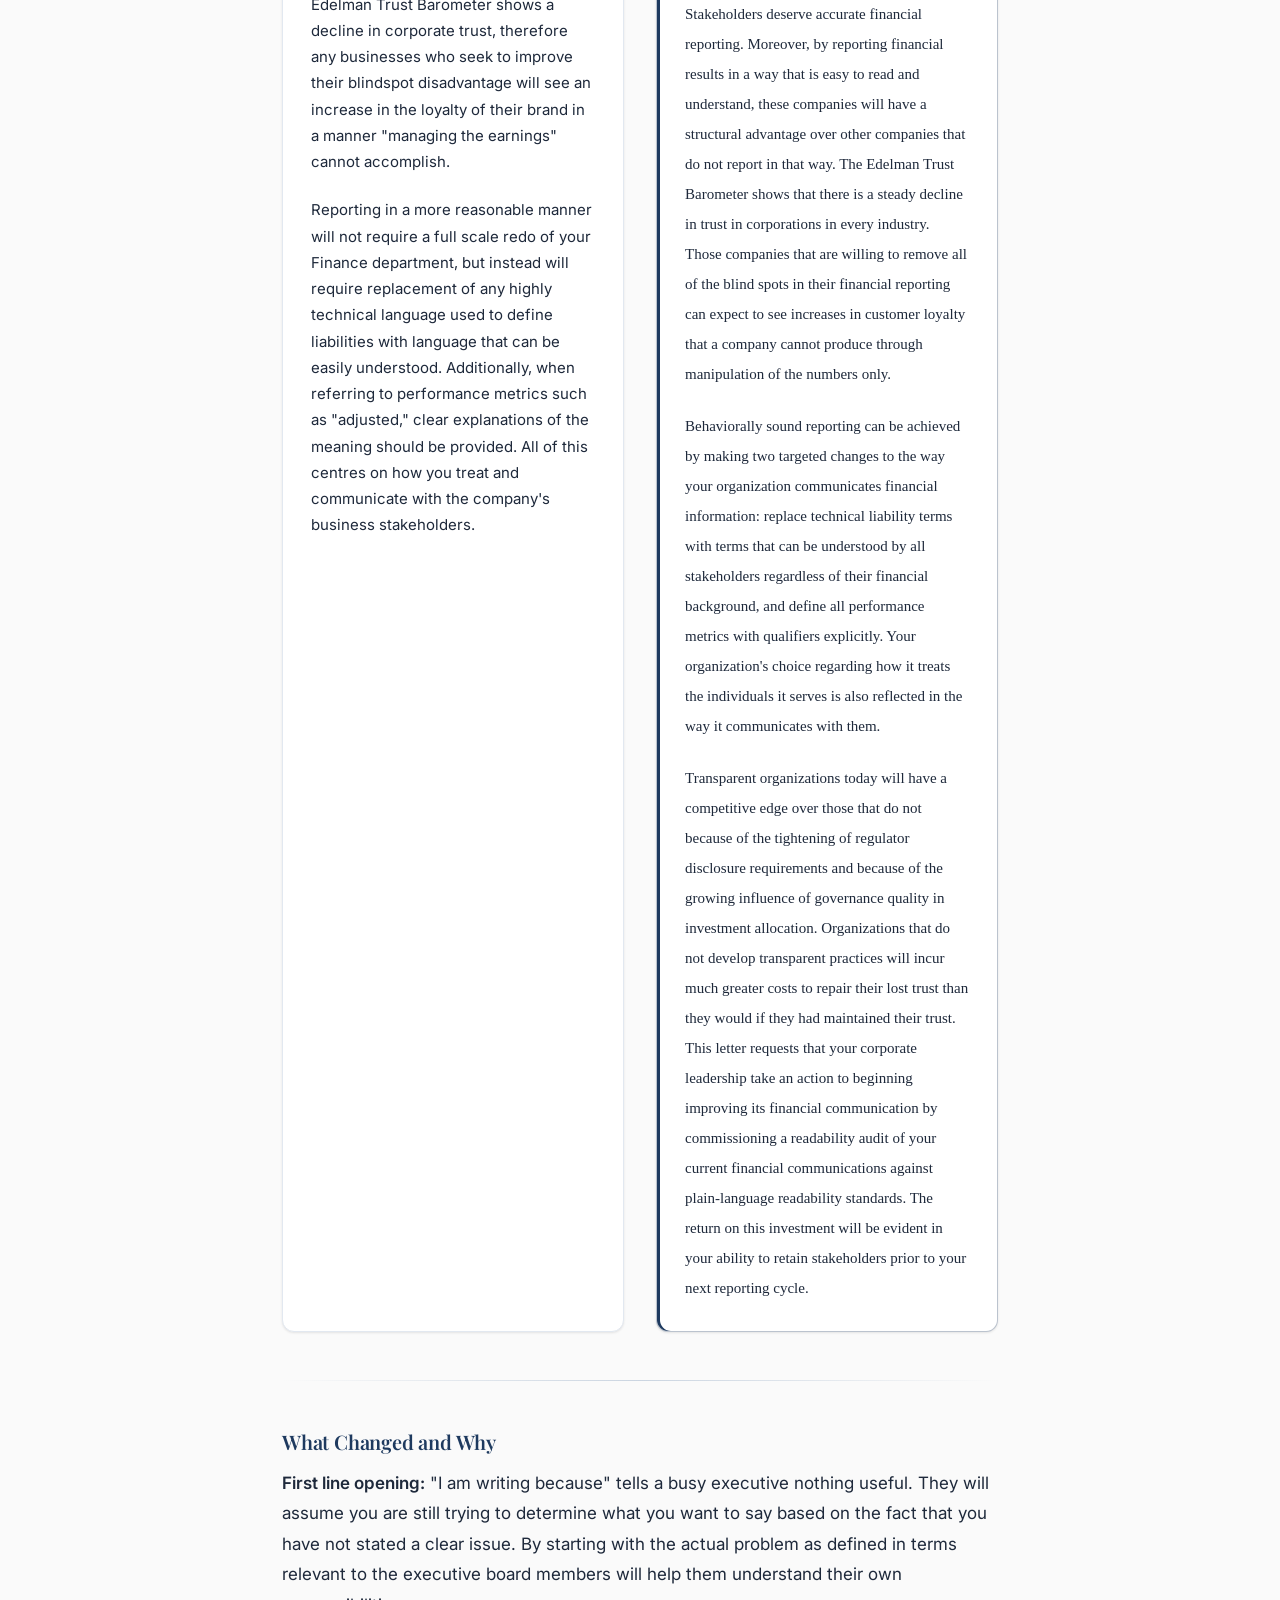
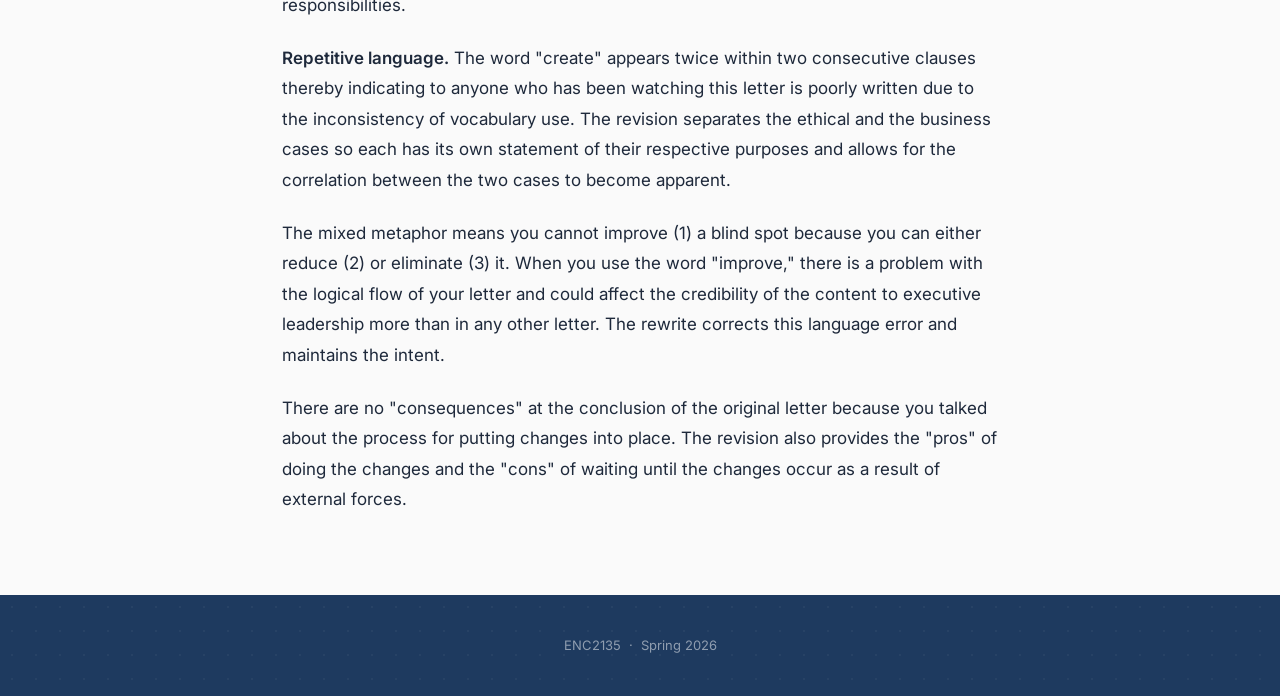
<file: revised-project.html>
<!DOCTYPE html>
<html lang="en">
<head>
  <meta charset="UTF-8" />
  <meta name="viewport" content="width=device-width, initial-scale=1.0" />
  <meta http-equiv="Cache-Control" content="no-cache, no-store, must-revalidate" />
  <meta http-equiv="Pragma" content="no-cache" />
  <meta http-equiv="Expires" content="0" />
  <title>Revised Project — ENC2135 ePortfolio</title>
  <link rel="stylesheet" href="styles.css" />
</head>
<body>

  <nav class="site-nav" aria-label="Site navigation">
    <div class="nav-inner">
      <a href="index.html" class="nav-brand">ENC2135 ePortfolio</a>
      <button type="button" class="nav-toggle" aria-label="Toggle navigation" onclick="document.querySelector('.nav-links').classList.toggle('open')">
        <svg width="22" height="22" viewBox="0 0 24 24" fill="none" stroke="currentColor" stroke-width="2" stroke-linecap="round">
          <line x1="3" y1="6" x2="21" y2="6"/><line x1="3" y1="12" x2="21" y2="12"/><line x1="3" y1="18" x2="21" y2="18"/>
        </svg>
      </button>
      <ul class="nav-links" role="list">
        <li><a href="index.html">Home</a></li>
        <li><a href="reflective-statement.html">Reflective Statement</a></li>
        <li><a href="revised-project.html" class="active">Revised Project</a></li>
        <li><a href="artifact-1.html">Artifact 1</a></li>
        <li><a href="artifact-2.html">Artifact 2</a></li>
      </ul>
    </div>
  </nav>

  <main class="page-wrap">

    <div class="page-title-block">
      <span class="section-label">Portfolio — Section 02</span>
      <h2>Revised Project</h2>
      <p class="page-meta">Open Letter to Company Executives on Financial Transparency &nbsp;·&nbsp; Project 2, ENC2135</p>
    </div>

    <div class="prose mb-2">
      <p>The first example shows my original draft of the open letter I created for the second project and a revised version of the same open letter. With regard to my revision, I focused on four key issues with my first draft: (1) my opening sentence was an ineffective hook; (2) my repetitive word use created an impression of disorganization; (3) my mixed metaphor undermined the validity of an argument; and (4) my conclusion contained only a procedural explanation without providing corporate executives any compelling reason to follow it. My intent in presenting both drafts is to show the reader each stage of my revision process.</p>
    </div>

    <div class="prose mb-2">
      <p>The purpose of an open letter is to communicate to a reader before he or she reads any part of the letter - it serves as notice that there is something inside this document worth reading. The format I envision for an open letter will use standard letter formatting guidelines: Times New Roman font in size 12, double-spaced, includes a type/address block of the recipient followed by the date at the top. Using Times New Roman gives the open letter an institutionalized serious appearance consistent with the tone I want to convey to business leaders. Double-spacing allows for line spacing between sentences to aid readability and conveys more weight and pace than if traditional compressed typography were utilized. Therefore, my proposed format meets the definition of an open letter to be somewhere between private and public and makes this definition evident through its presentation. These design choices form the basis of my draft below.</p>
    </div>

    <div class="draft-grid">

      <article class="draft-block">
        <span class="draft-label original">First Draft</span>

        <p><strong>To the Board and Executive Leadership,</strong></p>

        <p>I am writing this because the distance between compliance with accounting rules and real visibility in business is larger than how most businesses have publicly described it. Behaviour economics research indicates how the presentation of financial information influences customer and investor behaviour.</p>

        <p>The visibility case has both an ethical and practical reason for existing. Stakeholders should expect accurate representations of financial results. However, having a clear way to represent financial results will create a larger strategic advantage to the business than just creating an obligation to do so ethically. The Edelman Trust Barometer shows a decline in corporate trust, therefore any businesses who seek to improve their blindspot disadvantage will see an increase in the loyalty of their brand in a manner "managing the earnings" cannot accomplish.</p>

        <p>Reporting in a more reasonable manner will not require a full scale redo of your Finance department, but instead will require replacement of any highly technical language used to define liabilities with language that can be easily understood. Additionally, when referring to performance metrics such as "adjusted," clear explanations of the meaning should be provided. All of this centres on how you treat and communicate with the company's business stakeholders.</p>
      </article>

      <article class="draft-block revised">
        <span class="draft-label revised-tag">Revised Draft</span>

        <p><strong>To the Board and Executive Leadership,</strong></p>

        <p>Your company will not be able to regain trust from its stakeholders through just manipulation of your earnings report, but the gap between compliance and real transparency is causing you to lose that trust. Research done within behavior-based economics has shown that the way that financial reporting is communicated to customers and shareholders can have a huge impact on their ultimate decision-making, even if they do not understand the actual numbers.</p>

        <p>This gap is much wider than most companies realize, and the financial impact of ignoring the gap is quantifiable.</p>

        <p>The argument for transparency can be made on both ethical grounds and practical grounds. Stakeholders deserve accurate financial reporting. Moreover, by reporting financial results in a way that is easy to read and understand, these companies will have a structural advantage over other companies that do not report in that way. The Edelman Trust Barometer shows that there is a steady decline in trust in corporations in every industry. Those companies that are willing to remove all of the blind spots in their financial reporting can expect to see increases in customer loyalty that a company cannot produce through manipulation of the numbers only.</p>

        <p>Behaviorally sound reporting can be achieved by making two targeted changes to the way your organization communicates financial information: replace technical liability terms with terms that can be understood by all stakeholders regardless of their financial background, and define all performance metrics with qualifiers explicitly. Your organization's choice regarding how it treats the individuals it serves is also reflected in the way it communicates with them.</p>

        <p>Transparent organizations today will have a competitive edge over those that do not because of the tightening of regulator disclosure requirements and because of the growing influence of governance quality in investment allocation. Organizations that do not develop transparent practices will incur much greater costs to repair their lost trust than they would if they had maintained their trust. This letter requests that your corporate leadership take an action to beginning improving its financial communication by commissioning a readability audit of your current financial communications against plain-language readability standards. The return on this investment will be evident in your ability to retain stakeholders prior to your next reporting cycle.</p>
      </article>

    </div>

    <hr class="divider" />

    <h3>What Changed and Why</h3>
    <div class="prose">
      <p><strong>First line opening:</strong> "I am writing because" tells a busy executive nothing useful. They will assume you are still trying to determine what you want to say based on the fact that you have not stated a clear issue. By starting with the actual problem as defined in terms relevant to the executive board members will help them understand their own responsibilities.</p>
      <p><strong>Repetitive language.</strong> The word "create" appears twice within two consecutive clauses thereby indicating to anyone who has been watching this letter is poorly written due to the inconsistency of vocabulary use. The revision separates the ethical and the business cases so each has its own statement of their respective purposes and allows for the correlation between the two cases to become apparent.</p>
      <p>The mixed metaphor means you cannot improve (1) a blind spot because you can either reduce (2) or eliminate (3) it. When you use the word "improve," there is a problem with the logical flow of your letter and could affect the credibility of the content to executive leadership more than in any other letter. The rewrite corrects this language error and maintains the intent.</p>
      <p>There are no "consequences" at the conclusion of the original letter because you talked about the process for putting changes into place. The revision also provides the "pros" of doing the changes and the "cons" of waiting until the changes occur as a result of external forces.</p>
    </div>

  </main>

  <footer class="site-footer">
    <p>ENC2135 &nbsp;·&nbsp; Spring 2026</p>
  </footer>

</body>
</html>
</file>
<file: styles.css>
/* ============================================================
   ENC2135 ePortfolio — Design System v2
   Palette: B2B Service navy + off-white (ui-ux-pro-max)
   Typography: Playfair Display (headings) + Inter (body)
   Style: Minimal & Direct, Editorial Classic — Enhanced
   ============================================================ */

@import url('https://fonts.googleapis.com/css2?family=Playfair+Display:ital,wght@0,400;0,500;0,600;0,700;1,400;1,500&family=Inter:wght@300;400;500;600&display=swap');

/* ── Custom Properties ── */
:root {
  --navy:        #1E3A5F;
  --navy-mid:    #2D5282;
  --navy-light:  #3B6DA8;
  --blue-accent: #2563EB;
  --gold:        #C9A84C;
  --bg:          #FAFAFA;
  --bg-alt:      #F1F5F9;
  --white:       #FFFFFF;
  --text:        #1E293B;
  --text-muted:  #475569;
  --border:      #E2E8F0;
  --border-dark: #CBD5E1;

  --font-serif: 'Playfair Display', Georgia, serif;
  --font-sans:  'Inter', system-ui, sans-serif;

  --radius:   6px;
  --radius-lg: 12px;
  --max-w:    780px;
  --nav-h:    64px;

  --shadow-sm: 0 1px 3px rgba(0,0,0,0.06), 0 1px 2px rgba(0,0,0,0.04);
  --shadow-md: 0 4px 16px rgba(0,0,0,0.10), 0 2px 6px rgba(0,0,0,0.06);
  --shadow-lg: 0 12px 40px rgba(0,0,0,0.14), 0 4px 12px rgba(0,0,0,0.08);
  --shadow-navy: 0 8px 32px rgba(30, 58, 95, 0.25);
}

/* ── Reset ── */
*, *::before, *::after { box-sizing: border-box; margin: 0; padding: 0; }

html { scroll-behavior: smooth; font-size: 16px; }

body {
  font-family: var(--font-sans);
  font-size: 1.0625rem;
  line-height: 1.75;
  color: var(--text);
  background: var(--bg);
  -webkit-font-smoothing: antialiased;
}

img { max-width: 100%; display: block; }

a {
  color: var(--blue-accent);
  text-decoration: underline;
  text-underline-offset: 3px;
  transition: color 200ms ease;
}
a:hover { color: var(--navy); }
a:focus-visible {
  outline: 2px solid var(--blue-accent);
  outline-offset: 3px;
  border-radius: 2px;
}

/* ── Navigation — Glass effect ── */
.site-nav {
  position: sticky;
  top: 0;
  z-index: 50;
  background: rgba(255, 255, 255, 0.85);
  -webkit-backdrop-filter: blur(12px);
  backdrop-filter: blur(12px);
  border-bottom: 1px solid rgba(226, 232, 240, 0.8);
  box-shadow: 0 1px 20px rgba(30, 58, 95, 0.07);
  transition: box-shadow 200ms ease;
}

.nav-inner {
  max-width: 1100px;
  margin: 0 auto;
  padding: 0 2rem;
  height: var(--nav-h);
  display: flex;
  align-items: center;
  justify-content: space-between;
  gap: 2rem;
}

.nav-brand {
  font-family: var(--font-serif);
  font-size: 1.125rem;
  font-weight: 600;
  color: var(--navy);
  text-decoration: none;
  letter-spacing: 0.01em;
  white-space: nowrap;
  transition: color 200ms ease;
}
.nav-brand:hover { color: var(--navy-light); }

.nav-links {
  display: flex;
  align-items: center;
  gap: 0.25rem;
  list-style: none;
  flex-wrap: wrap;
}

.nav-links a {
  display: inline-block;
  padding: 0.375rem 0.75rem;
  font-size: 0.875rem;
  font-weight: 500;
  color: var(--text-muted);
  text-decoration: none;
  border-radius: var(--radius);
  transition: color 200ms ease, background 200ms ease;
  cursor: pointer;
}
.nav-links a:hover {
  color: var(--navy);
  background: var(--bg-alt);
}
.nav-links a.active {
  color: var(--navy);
  background: rgba(30, 58, 95, 0.08);
  font-weight: 600;
}

/* Mobile nav toggle */
.nav-toggle {
  display: none;
  background: none;
  border: none;
  cursor: pointer;
  padding: 0.5rem;
  color: var(--text);
}

/* ── Hero — Animated Background ── */
@keyframes gradientShift {
  0%   { background-position: 0% 50%; }
  25%  { background-position: 50% 0%; }
  50%  { background-position: 100% 50%; }
  75%  { background-position: 50% 100%; }
  100% { background-position: 0% 50%; }
}

@keyframes floatDot {
  0%, 100% { transform: translateY(0px) translateX(0px); opacity: 0.5; }
  33%       { transform: translateY(-28px) translateX(12px); opacity: 0.7; }
  66%       { transform: translateY(14px) translateX(-8px); opacity: 0.35; }
}

@keyframes floatDot2 {
  0%, 100% { transform: translateY(0px) translateX(0px); opacity: 0.3; }
  40%       { transform: translateY(18px) translateX(-14px); opacity: 0.5; }
  70%       { transform: translateY(-10px) translateX(10px); opacity: 0.2; }
}

.hero {
  position: relative;
  padding: 5.5rem 2rem 4.5rem;
  text-align: center;
  overflow: hidden;
  background: linear-gradient(-45deg, #060d1f, #1B4FD8, #4338CA, #0D9488, #1B4FD8, #060d1f);
  background-size: 500% 500%;
  animation: gradientShift 10s ease infinite;
}

/* Subtle dot-grid overlay */
.hero::before {
  content: '';
  position: absolute;
  inset: 0;
  background-image: radial-gradient(circle, rgba(255,255,255,0.07) 1px, transparent 1px);
  background-size: 32px 32px;
  z-index: 0;
}

/* Glowing orb top-right — indigo/cobalt */
.hero::after {
  content: '';
  position: absolute;
  top: -80px;
  right: -80px;
  width: 420px;
  height: 420px;
  border-radius: 50%;
  background: radial-gradient(circle, rgba(67, 56, 202, 0.55) 0%, rgba(27, 79, 216, 0.25) 45%, transparent 70%);
  z-index: 0;
  animation: floatDot 9s ease-in-out infinite;
}

.hero-inner {
  position: relative;
  z-index: 1;
  max-width: var(--max-w);
  margin: 0 auto;
}

/* Second glowing orb bottom-left — teal */
.hero-inner::before {
  content: '';
  position: absolute;
  bottom: -120px;
  left: -140px;
  width: 320px;
  height: 320px;
  border-radius: 50%;
  background: radial-gradient(circle, rgba(13, 148, 136, 0.45) 0%, rgba(6, 182, 212, 0.15) 50%, transparent 70%);
  z-index: 0;
  animation: floatDot2 11s ease-in-out infinite;
  pointer-events: none;
}

.hero-label {
  display: inline-block;
  font-family: var(--font-sans);
  font-size: 0.7rem;
  font-weight: 600;
  letter-spacing: 0.2em;
  text-transform: uppercase;
  color: rgba(255,255,255,0.5);
  margin-bottom: 1.25rem;
  border: 1px solid rgba(255,255,255,0.15);
  padding: 0.35rem 1rem;
  border-radius: 999px;
  -webkit-backdrop-filter: blur(4px);
  backdrop-filter: blur(4px);
  background: rgba(255,255,255,0.05);
}

.hero h1 {
  font-family: var(--font-serif);
  font-size: clamp(2.25rem, 5vw, 3.5rem);
  font-weight: 700;
  color: var(--white);
  line-height: 1.15;
  margin-bottom: 1.25rem;
  letter-spacing: -0.02em;
  text-shadow: 0 2px 20px rgba(0,0,0,0.3);
}

.hero-sub {
  font-size: 1rem;
  color: rgba(255,255,255,0.65);
  max-width: 520px;
  margin: 0 auto;
  line-height: 1.65;
}

/* ── Page wrapper ── */
.page-wrap {
  max-width: var(--max-w);
  margin: 0 auto;
  padding: 3.5rem 2rem 5rem;
}

/* ── Section header ── */
.section-label {
  display: block;
  font-size: 0.7rem;
  font-weight: 600;
  letter-spacing: 0.15em;
  text-transform: uppercase;
  color: var(--text-muted);
  margin-bottom: 0.5rem;
}

/* ── Typography ── */
h1, h2, h3, h4 {
  font-family: var(--font-serif);
  color: var(--navy);
  line-height: 1.25;
  letter-spacing: -0.01em;
}

h2 { font-size: clamp(1.5rem, 3vw, 2rem); font-weight: 600; margin-bottom: 1.25rem; }
h3 { font-size: 1.25rem; font-weight: 600; margin-bottom: 0.875rem; }

p { margin-bottom: 1.375rem; }
p:last-child { margin-bottom: 0; }

strong { font-weight: 600; color: var(--text); }

/* ── Divider — gradient ── */
.divider {
  border: none;
  height: 1px;
  background: linear-gradient(to right, transparent, var(--border-dark), transparent);
  margin: 3rem 0;
}

/* ── Page title block ── */
.page-title-block {
  margin-bottom: 3rem;
  padding-bottom: 2rem;
  border-bottom: 1px solid var(--border);
  position: relative;
}

.page-title-block::before {
  content: '';
  position: absolute;
  bottom: -1px;
  left: 0;
  width: 48px;
  height: 2px;
  background: var(--navy);
  border-radius: 1px;
}

.page-title-block h2 {
  margin-bottom: 0.5rem;
}
.page-meta {
  font-size: 0.875rem;
  color: var(--text-muted);
}

/* ── Prose (long-form reading) ── */
.prose {
  max-width: 68ch;
}
.prose p {
  font-size: 1.0625rem;
  line-height: 1.8;
  color: var(--text);
}

/* ── Word count note ── */
.word-count {
  margin-top: 2.5rem;
  padding-top: 1.25rem;
  border-top: 1px solid var(--border);
  font-size: 0.8125rem;
  color: var(--text-muted);
  font-style: italic;
}

/* ── Draft comparison ── */
.draft-grid {
  display: grid;
  grid-template-columns: 1fr 1fr;
  gap: 2rem;
  margin-top: 2rem;
}

.draft-block {
  background: var(--white);
  border: 1px solid var(--border);
  border-radius: var(--radius-lg);
  padding: 1.75rem;
  box-shadow: var(--shadow-sm);
  transition: box-shadow 200ms ease;
}
.draft-block:hover { box-shadow: var(--shadow-md); }

.draft-block.revised {
  border-color: rgba(30, 58, 95, 0.3);
  box-shadow: var(--shadow-sm), inset 3px 0 0 var(--navy);
}
.draft-block.revised:hover { box-shadow: var(--shadow-md), inset 3px 0 0 var(--navy); }

.draft-block.revised p {
  font-family: 'Times New Roman', Times, serif;
  font-size: 0.9375rem;
  line-height: 2;
}

.draft-label {
  display: inline-block;
  font-size: 0.6875rem;
  font-weight: 700;
  letter-spacing: 0.12em;
  text-transform: uppercase;
  padding: 0.25rem 0.625rem;
  border-radius: 3px;
  margin-bottom: 1rem;
}

.draft-label.original {
  background: var(--bg-alt);
  color: var(--text-muted);
}

.draft-label.revised-tag {
  background: var(--navy);
  color: var(--white);
}

.draft-block p {
  font-size: 0.9375rem;
  line-height: 1.75;
  color: var(--text);
}

/* ── Artifact card ── */
.artifact-info {
  background: linear-gradient(135deg, rgba(241, 245, 249, 0.8) 0%, rgba(226, 232, 240, 0.4) 100%);
  border: 1px solid var(--border);
  border-radius: var(--radius-lg);
  padding: 1.5rem;
  margin-bottom: 2rem;
}

.artifact-info p {
  font-size: 0.9375rem;
  color: var(--text-muted);
  margin-bottom: 0;
}

.artifact-content {
  background: var(--white);
  border: 1px solid var(--border);
  border-radius: var(--radius-lg);
  padding: 2rem;
  box-shadow: var(--shadow-sm);
}

/* ── Author block ── */
.author-block {
  display: flex;
  align-items: center;
  gap: 1.25rem;
  margin-bottom: 2.5rem;
  padding: 1.5rem;
  background: linear-gradient(135deg, rgba(30, 58, 95, 0.04) 0%, rgba(30, 58, 95, 0.01) 100%);
  border: 1px solid rgba(30, 58, 95, 0.1);
  border-radius: var(--radius-lg);
}

.author-photo-wrap {
  flex-shrink: 0;
  width: 72px;
  height: 72px;
  border-radius: 50%;
  overflow: hidden;
  border: 2px solid var(--border);
  box-shadow: 0 0 0 4px rgba(30, 58, 95, 0.08);
  transition: box-shadow 200ms ease;
}
.author-photo-wrap:hover {
  box-shadow: 0 0 0 6px rgba(30, 58, 95, 0.12);
}

.author-photo {
  width: 100%;
  height: 100%;
  object-fit: cover;
  border-radius: 50%;
}

.author-photo-placeholder {
  display: none;
  width: 100%;
  height: 100%;
  background: linear-gradient(135deg, var(--navy) 0%, var(--navy-mid) 100%);
  color: var(--white);
  font-family: var(--font-serif);
  font-size: 1.25rem;
  font-weight: 600;
  align-items: center;
  justify-content: center;
  border-radius: 50%;
}

.author-name {
  font-family: var(--font-serif);
  font-size: 1.125rem;
  font-weight: 600;
  color: var(--navy);
  margin-bottom: 0.25rem;
}

.author-course {
  font-size: 0.875rem;
  color: var(--text-muted);
  margin-bottom: 0;
}

/* ── Home page cards ── */
.home-intro {
  text-align: center;
  max-width: 620px;
  margin: 0 auto 4rem;
}

.home-intro p {
  font-size: 1.0625rem;
  color: var(--text-muted);
  line-height: 1.75;
}

.contents-grid {
  display: grid;
  grid-template-columns: repeat(auto-fit, minmax(200px, 1fr));
  gap: 1.25rem;
  margin-top: 1.5rem;
}

.content-card {
  background: var(--white);
  border: 1px solid var(--border);
  border-radius: var(--radius-lg);
  padding: 1.75rem;
  text-decoration: none;
  color: var(--text);
  display: block;
  position: relative;
  overflow: hidden;
  transition: border-color 250ms ease, box-shadow 250ms ease, transform 250ms ease;
  cursor: pointer;
}

.content-card::before {
  content: '';
  position: absolute;
  top: 0;
  left: 0;
  right: 0;
  height: 3px;
  background: linear-gradient(90deg, var(--navy), var(--blue-accent));
  opacity: 0;
  transition: opacity 250ms ease;
}

.content-card:hover {
  border-color: rgba(30, 58, 95, 0.25);
  box-shadow: var(--shadow-md);
  transform: translateY(-3px);
  color: var(--text);
  text-decoration: none;
}
.content-card:hover::before { opacity: 1; }

.card-number {
  font-family: var(--font-serif);
  font-size: 2rem;
  font-weight: 700;
  color: var(--border-dark);
  line-height: 1;
  margin-bottom: 0.875rem;
  transition: color 250ms ease;
}
.content-card:hover .card-number { color: var(--navy-light); }

.card-title {
  font-family: var(--font-serif);
  font-size: 1.125rem;
  font-weight: 600;
  color: var(--navy);
  margin-bottom: 0.5rem;
  line-height: 1.3;
}

.card-desc {
  font-size: 0.875rem;
  color: var(--text-muted);
  line-height: 1.6;
}

/* ── Rubric badge strip ── */
.rubric-strip {
  display: flex;
  flex-wrap: wrap;
  gap: 0.625rem;
  margin: 2.5rem 0;
}

.rubric-badge {
  font-size: 0.75rem;
  font-weight: 500;
  letter-spacing: 0.04em;
  padding: 0.4rem 1rem;
  border-radius: 999px;
  background: var(--white);
  border: 1px solid var(--border-dark);
  color: var(--text-muted);
  transition: background 200ms ease, border-color 200ms ease, color 200ms ease;
}
.rubric-badge:hover {
  background: var(--navy);
  border-color: var(--navy);
  color: var(--white);
}

/* ── Footer ── */
.site-footer {
  background: var(--navy);
  position: relative;
  overflow: hidden;
  text-align: center;
  padding: 2.5rem 2rem;
  font-size: 0.8125rem;
  color: rgba(255,255,255,0.5);
  line-height: 1.6;
}

.site-footer::before {
  content: '';
  position: absolute;
  inset: 0;
  background-image: radial-gradient(circle, rgba(255,255,255,0.04) 1px, transparent 1px);
  background-size: 24px 24px;
}

.site-footer p { position: relative; z-index: 1; }

/* ── Utility classes ── */
.mb-2   { margin-bottom: 2rem; }
.mt-1   { margin-top: 1rem; }

.text-muted-italic {
  font-size: 0.9375rem;
  color: var(--text-muted);
  font-style: italic;
}

.submission-meta {
  margin-top: 1rem;
  font-size: 0.9375rem;
  color: var(--text-muted);
  font-style: italic;
}

.prompt-block {
  margin-bottom: 2rem;
}

.evidence-table {
  width: 100%;
  border-collapse: collapse;
  margin-bottom: 1.5rem;
  font-size: 0.9375rem;
}

.evidence-table th,
.evidence-table td {
  border: 1px solid var(--border);
  padding: 0.75rem 1rem;
  vertical-align: top;
  text-align: left;
}

.evidence-table th {
  background: var(--bg-alt);
  font-weight: 600;
  font-size: 0.8125rem;
  text-transform: uppercase;
  letter-spacing: 0.05em;
  color: var(--text-muted);
}

.evidence-table tr:nth-child(even) td {
  background: var(--bg-alt);
}

.evidence-table tr:hover td {
  background: rgba(30, 58, 95, 0.03);
}

.error-label {
  display: inline-block;
  font-size: 0.75rem;
  font-weight: 700;
  letter-spacing: 0.06em;
  text-transform: uppercase;
  color: #B91C1C;
  background: #FEF2F2;
  border: 1px solid #FECACA;
  border-radius: 3px;
  padding: 0.2rem 0.5rem;
  margin-bottom: 0.375rem;
}

.fix-label {
  display: inline-block;
  font-size: 0.75rem;
  font-weight: 700;
  letter-spacing: 0.06em;
  text-transform: uppercase;
  color: #065F46;
  background: #ECFDF5;
  border: 1px solid #A7F3D0;
  border-radius: 3px;
  padding: 0.2rem 0.5rem;
  margin-bottom: 0.375rem;
}

/* ── Contacts bar ── */
.contacts-bar {
  display: flex;
  align-items: center;
  gap: 1.5rem;
  margin-bottom: 1.5rem;
  flex-wrap: wrap;
}

.contact-link {
  display: inline-flex;
  align-items: center;
  gap: 0.4rem;
  color: var(--navy);
  font-size: 0.875rem;
  font-weight: 500;
  text-decoration: none;
  transition: color 200ms ease;
  cursor: pointer;
}
.contact-link:hover { color: var(--blue-accent); text-decoration: none; }
.contact-link svg { width: 16px; height: 16px; flex-shrink: 0; }

/* ── Footer social links ── */
.footer-links {
  display: flex;
  gap: 1.5rem;
  justify-content: center;
  margin-top: 0.625rem;
  position: relative;
  z-index: 1;
  flex-wrap: wrap;
}

.footer-links a {
  color: rgba(255,255,255,0.55);
  font-size: 0.8rem;
  text-decoration: none;
  display: inline-flex;
  align-items: center;
  gap: 0.35rem;
  transition: color 200ms ease;
  cursor: pointer;
}
.footer-links a:hover { color: rgba(255,255,255,0.9); text-decoration: none; }
.footer-links svg { width: 14px; height: 14px; flex-shrink: 0; }

/* ── Responsive ── */
@media (max-width: 768px) {
  .nav-links { display: none; flex-direction: column; width: 100%; padding: 1rem 0; }
  .nav-links.open { display: flex; }
  .nav-toggle { display: block; }
  .nav-inner { flex-wrap: wrap; height: auto; padding: 1rem 1.5rem; }

  .draft-grid { grid-template-columns: 1fr; }
  .page-wrap { padding: 2.5rem 1.25rem 4rem; }
  .hero { padding: 4rem 1.25rem 3.5rem; }
  .hero::after { width: 220px; height: 220px; }
}

@media (prefers-reduced-motion: reduce) {
  *, *::before, *::after { transition-duration: 0.01ms !important; animation-duration: 0.01ms !important; }
}
</file>
